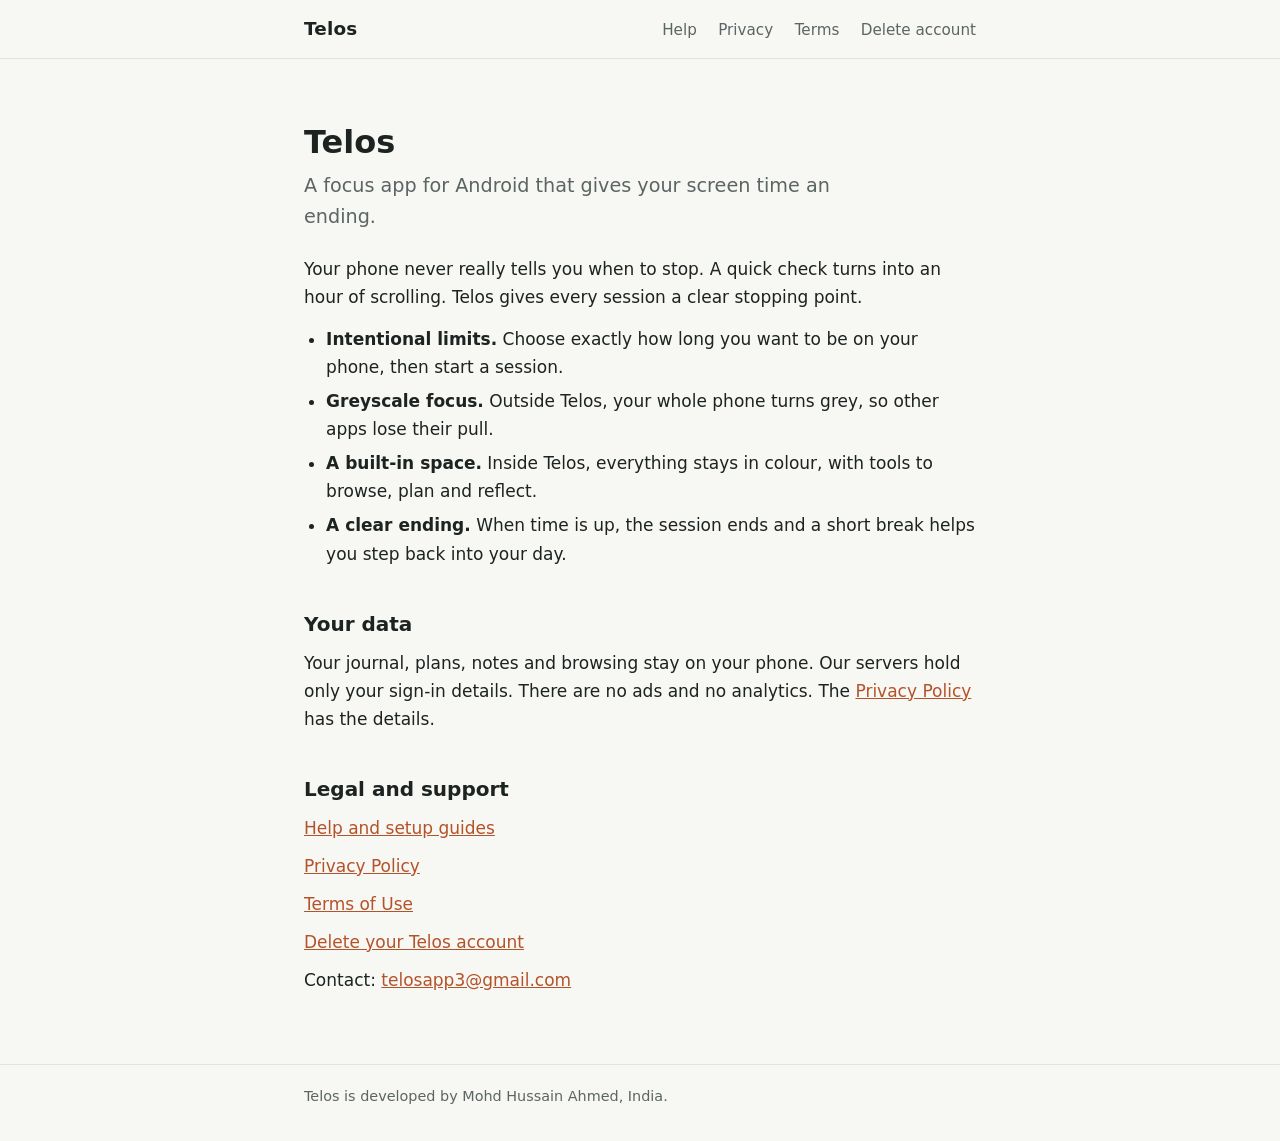
<file: index.html>
<!doctype html>
<html lang="en">
<head>
  <meta charset="utf-8">
  <meta name="viewport" content="width=device-width, initial-scale=1">
  <title>Telos — Screen time with an ending</title>
  <meta name="description" content="Telos is a focus app for Android that gives your screen time an ending.">
  <link rel="stylesheet" href="style.css">
</head>
<body>
  <header class="site">
    <div class="wrap">
      <a class="brand" href="./">Telos</a>
      <nav class="site">
        <a href="help/">Help</a>
        <a href="privacy.html">Privacy</a>
        <a href="terms.html">Terms</a>
        <a href="delete-account.html">Delete account</a>
      </nav>
    </div>
  </header>

  <main>
    <div class="wrap">
      <section class="hero">
        <h1>Telos</h1>
        <p class="lead">A focus app for Android that gives your screen time an ending.</p>
      </section>

      <p>Your phone never really tells you when to stop. A quick check turns into an hour of scrolling. Telos gives every session a clear stopping point.</p>
      <ul>
        <li><strong>Intentional limits.</strong> Choose exactly how long you want to be on your phone, then start a session.</li>
        <li><strong>Greyscale focus.</strong> Outside Telos, your whole phone turns grey, so other apps lose their pull.</li>
        <li><strong>A built-in space.</strong> Inside Telos, everything stays in colour, with tools to browse, plan and reflect.</li>
        <li><strong>A clear ending.</strong> When time is up, the session ends and a short break helps you step back into your day.</li>
      </ul>

      <h2>Your data</h2>
      <p>Your journal, plans, notes and browsing stay on your phone. Our servers hold only your sign-in details. There are no ads and no analytics. The <a href="privacy.html">Privacy Policy</a> has the details.</p>

      <h2>Legal and support</h2>
      <ul class="links">
        <li><a href="help/">Help and setup guides</a></li>
        <li><a href="privacy.html">Privacy Policy</a></li>
        <li><a href="terms.html">Terms of Use</a></li>
        <li><a href="delete-account.html">Delete your Telos account</a></li>
        <li>Contact: <a href="mailto:telosapp3@gmail.com">telosapp3@gmail.com</a></li>
      </ul>
    </div>
  </main>

  <footer class="site">
    <div class="wrap">Telos is developed by Mohd Hussain Ahmed, India.</div>
  </footer>
</body>
</html>
</file>
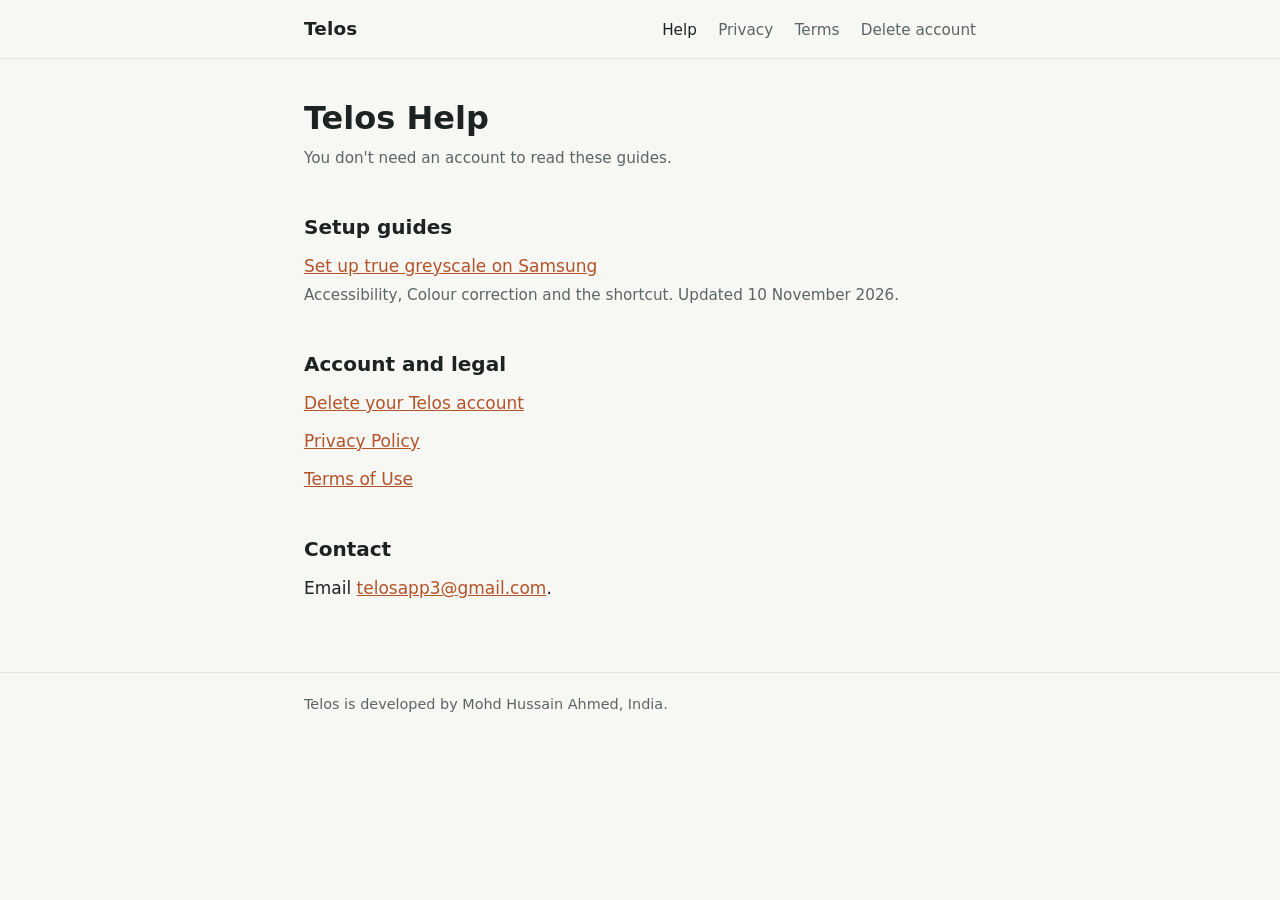
<file: help/index.html>
<!doctype html>
<html lang="en">
<head>
  <meta charset="utf-8">
  <meta name="viewport" content="width=device-width, initial-scale=1">
  <title>Help — Telos</title>
  <meta name="description" content="Help articles for the Telos Android app.">
  <link rel="stylesheet" href="../style.css">
</head>
<body>
  <header class="site">
    <div class="wrap">
      <a class="brand" href="../">Telos</a>
      <nav class="site">
        <a href="./" aria-current="page">Help</a>
        <a href="../privacy.html">Privacy</a>
        <a href="../terms.html">Terms</a>
        <a href="../delete-account.html">Delete account</a>
      </nav>
    </div>
  </header>

  <main>
    <div class="wrap">
      <h1>Telos Help</h1>
      <p class="meta">You don't need an account to read these guides.</p>

      <h2>Setup guides</h2>
      <ul class="links">
        <li><a href="samsung-grayscale.html">Set up true greyscale on Samsung</a><br><span class="meta-inline">Accessibility, Colour correction and the shortcut. Updated 10 November 2026.</span></li>
      </ul>

      <h2>Account and legal</h2>
      <ul class="links">
        <li><a href="../delete-account.html">Delete your Telos account</a></li>
        <li><a href="../privacy.html">Privacy Policy</a></li>
        <li><a href="../terms.html">Terms of Use</a></li>
      </ul>

      <h2>Contact</h2>
      <p>Email <a href="mailto:telosapp3@gmail.com">telosapp3@gmail.com</a>.</p>
    </div>
  </main>

  <footer class="site">
    <div class="wrap">Telos is developed by Mohd Hussain Ahmed, India.</div>
  </footer>
</body>
</html>
</file>
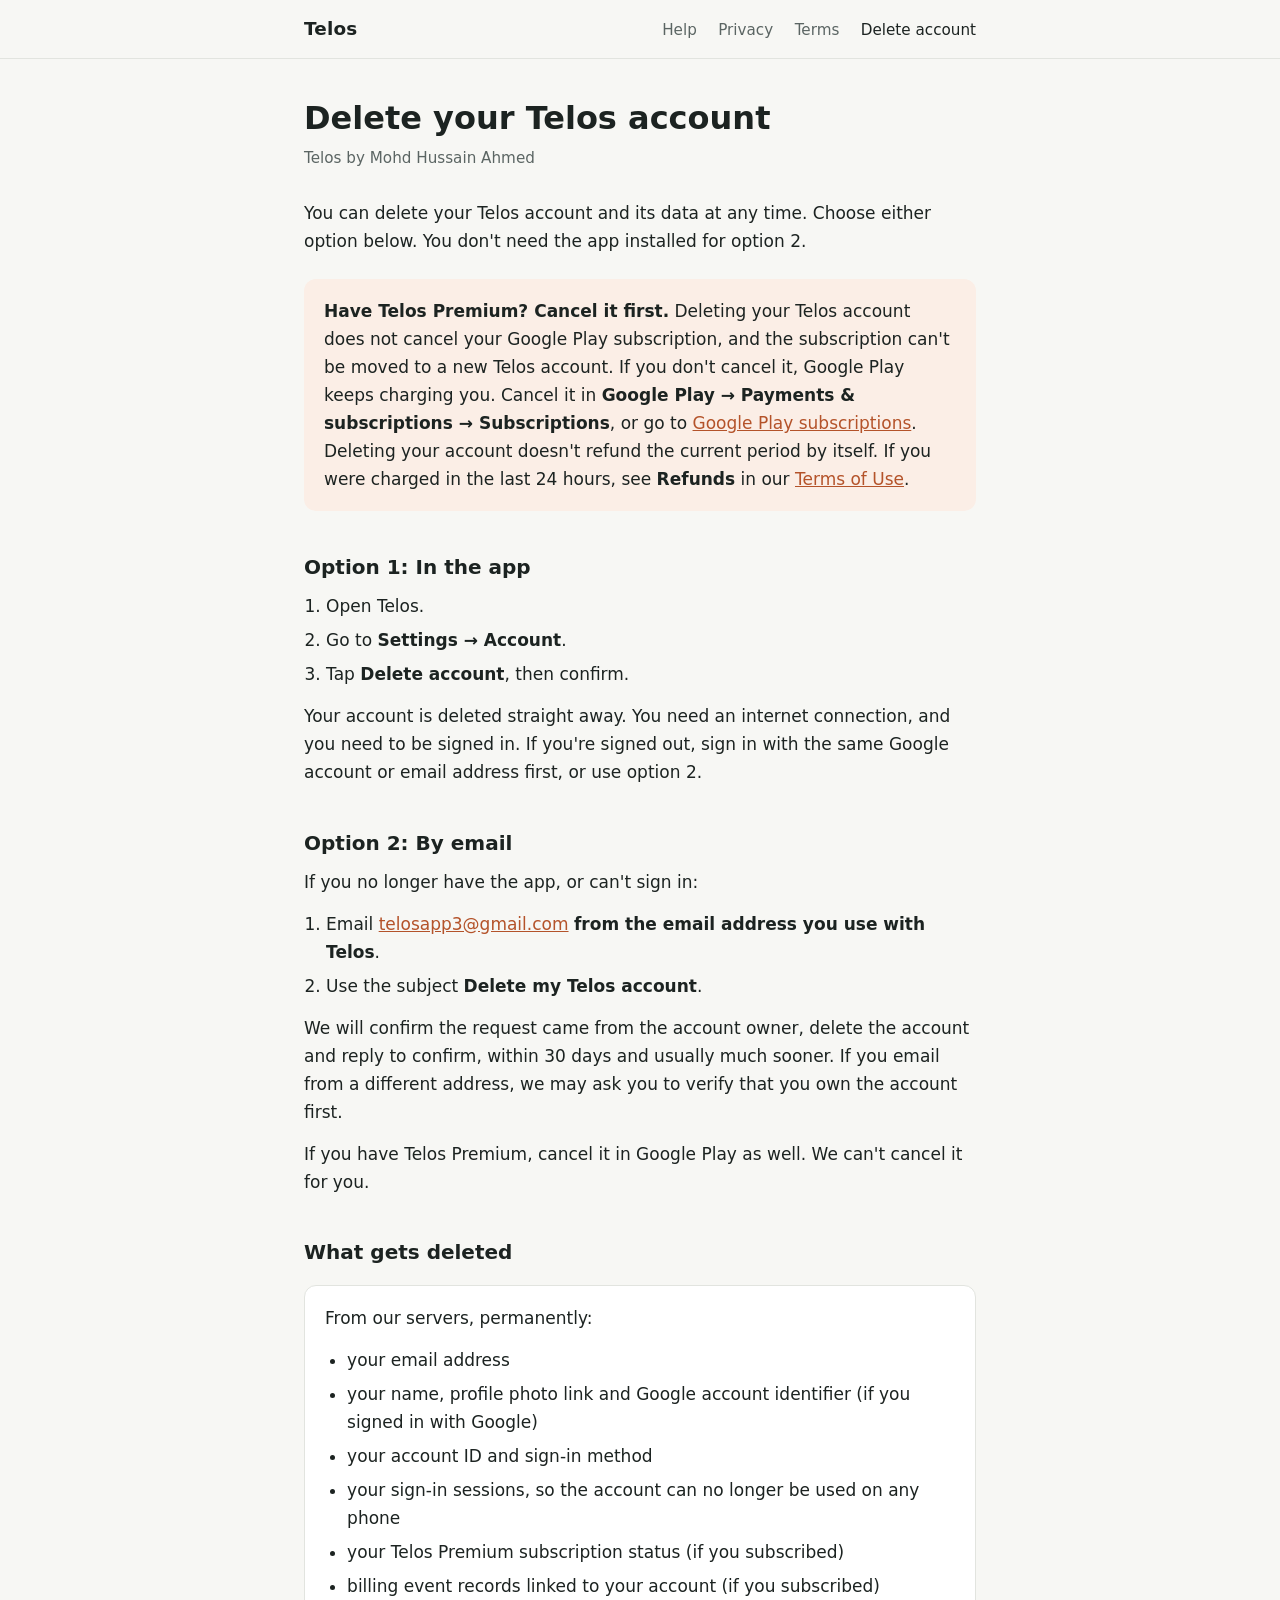
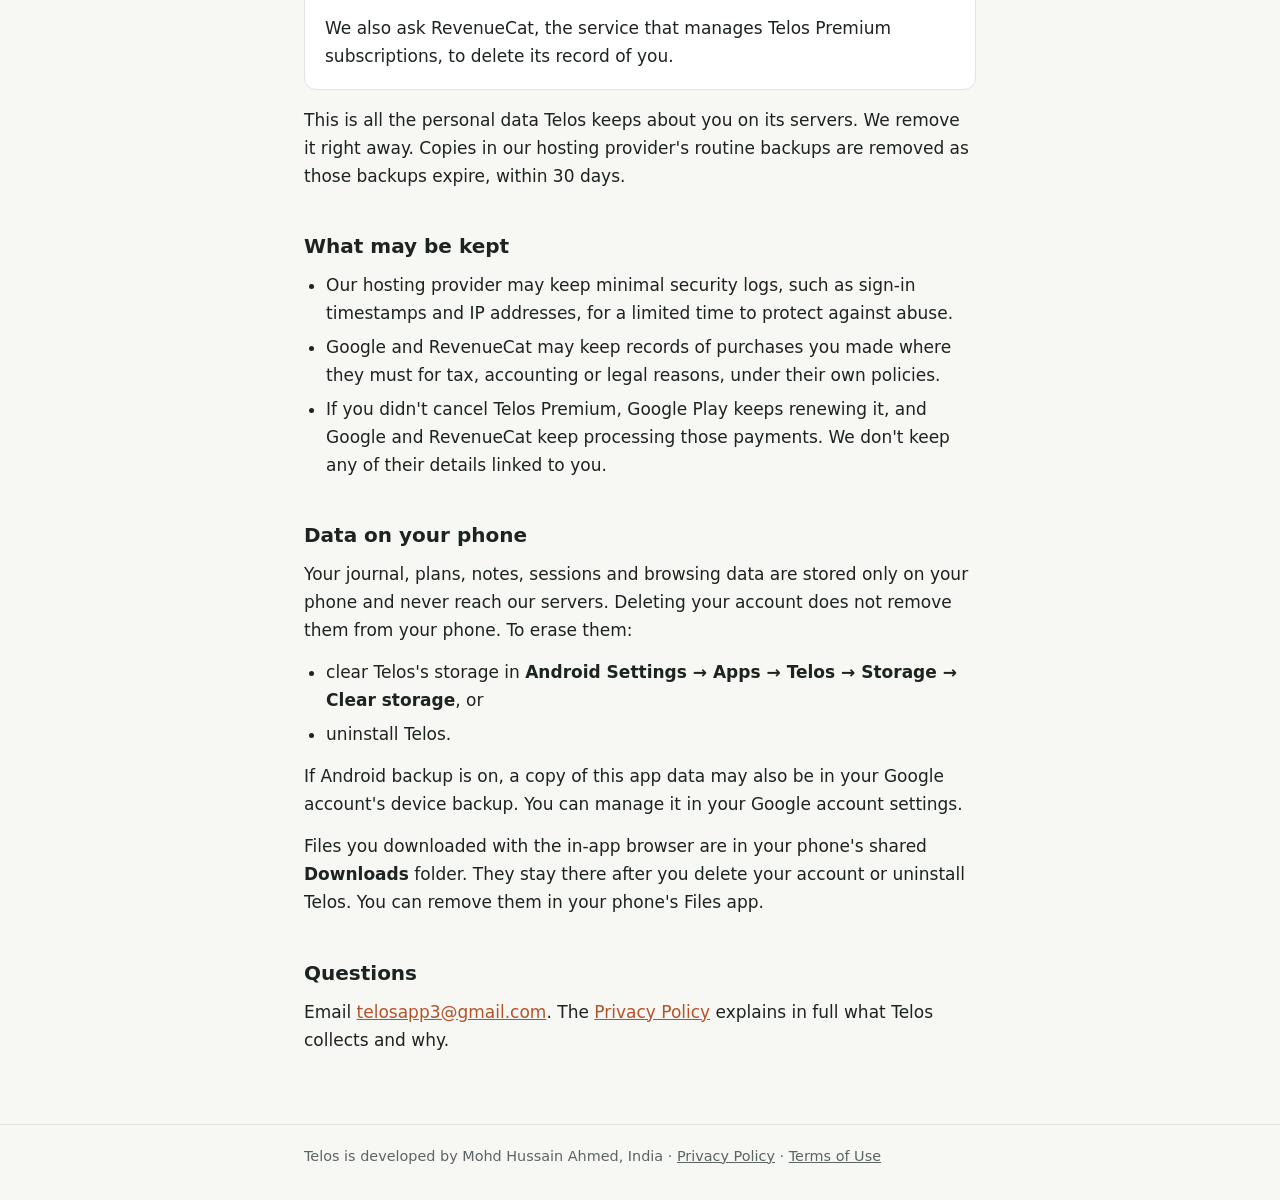
<file: delete-account.html>
<!doctype html>
<html lang="en">
<head>
  <meta charset="utf-8">
  <meta name="viewport" content="width=device-width, initial-scale=1">
  <title>Delete your account — Telos</title>
  <meta name="description" content="How to delete your Telos account and data, with or without the app.">
  <link rel="stylesheet" href="style.css">
</head>
<body>
  <header class="site">
    <div class="wrap">
      <a class="brand" href="./">Telos</a>
      <nav class="site">
        <a href="help/">Help</a>
        <a href="privacy.html">Privacy</a>
        <a href="terms.html">Terms</a>
        <a href="delete-account.html" aria-current="page">Delete account</a>
      </nav>
    </div>
  </header>

  <main>
    <div class="wrap">
      <h1>Delete your Telos account</h1>
      <p class="meta">Telos by Mohd Hussain Ahmed</p>

      <p>You can delete your Telos account and its data at any time. Choose either option below. You don't need the app installed for option 2.</p>

      <div class="callout">
        <p><strong>Have Telos Premium? Cancel it first.</strong> Deleting your Telos account does not cancel your Google Play subscription, and the subscription can't be moved to a new Telos account. If you don't cancel it, Google Play keeps charging you. Cancel it in <strong>Google Play → Payments &amp; subscriptions → Subscriptions</strong>, or go to <a href="https://play.google.com/store/account/subscriptions" rel="noopener">Google Play subscriptions</a>. Deleting your account doesn't refund the current period by itself. If you were charged in the last 24 hours, see <strong>Refunds</strong> in our <a href="terms.html">Terms of Use</a>.</p>
      </div>

      <h2>Option 1: In the app</h2>
      <ol>
        <li>Open Telos.</li>
        <li>Go to <strong>Settings → Account</strong>.</li>
        <li>Tap <strong>Delete account</strong>, then confirm.</li>
      </ol>
      <p>Your account is deleted straight away. You need an internet connection, and you need to be signed in. If you're signed out, sign in with the same Google account or email address first, or use option 2.</p>

      <h2>Option 2: By email</h2>
      <p>If you no longer have the app, or can't sign in:</p>
      <ol>
        <li>Email <a href="mailto:telosapp3@gmail.com?subject=Delete%20my%20Telos%20account">telosapp3@gmail.com</a> <strong>from the email address you use with Telos</strong>.</li>
        <li>Use the subject <strong>Delete my Telos account</strong>.</li>
      </ol>
      <p>We will confirm the request came from the account owner, delete the account and reply to confirm, within 30 days and usually much sooner. If you email from a different address, we may ask you to verify that you own the account first.</p>
      <p>If you have Telos Premium, cancel it in Google Play as well. We can't cancel it for you.</p>

      <h2>What gets deleted</h2>
      <div class="card">
        <p>From our servers, permanently:</p>
        <ul>
          <li>your email address</li>
          <li>your name, profile photo link and Google account identifier (if you signed in with Google)</li>
          <li>your account ID and sign-in method</li>
          <li>your sign-in sessions, so the account can no longer be used on any phone</li>
          <li>your Telos Premium subscription status (if you subscribed)</li>
          <li>billing event records linked to your account (if you subscribed)</li>
        </ul>
        <p>We also ask RevenueCat, the service that manages Telos Premium subscriptions, to delete its record of you.</p>
      </div>
      <p>This is all the personal data Telos keeps about you on its servers. We remove it right away. Copies in our hosting provider's routine backups are removed as those backups expire, within 30 days.</p>

      <h2>What may be kept</h2>
      <ul>
        <li>Our hosting provider may keep minimal security logs, such as sign-in timestamps and IP addresses, for a limited time to protect against abuse.</li>
        <li>Google and RevenueCat may keep records of purchases you made where they must for tax, accounting or legal reasons, under their own policies.</li>
        <li>If you didn't cancel Telos Premium, Google Play keeps renewing it, and Google and RevenueCat keep processing those payments. We don't keep any of their details linked to you.</li>
      </ul>

      <h2>Data on your phone</h2>
      <p>Your journal, plans, notes, sessions and browsing data are stored only on your phone and never reach our servers. Deleting your account does not remove them from your phone. To erase them:</p>
      <ul>
        <li>clear Telos's storage in <strong>Android Settings → Apps → Telos → Storage → Clear storage</strong>, or</li>
        <li>uninstall Telos.</li>
      </ul>
      <p>If Android backup is on, a copy of this app data may also be in your Google account's device backup. You can manage it in your Google account settings.</p>
      <p>Files you downloaded with the in-app browser are in your phone's shared <strong>Downloads</strong> folder. They stay there after you delete your account or uninstall Telos. You can remove them in your phone's Files app.</p>

      <h2>Questions</h2>
      <p>Email <a href="mailto:telosapp3@gmail.com">telosapp3@gmail.com</a>. The <a href="privacy.html">Privacy Policy</a> explains in full what Telos collects and why.</p>
    </div>
  </main>

  <footer class="site">
    <div class="wrap">Telos is developed by Mohd Hussain Ahmed, India · <a href="privacy.html">Privacy Policy</a> · <a href="terms.html">Terms of Use</a></div>
  </footer>
</body>
</html>
</file>
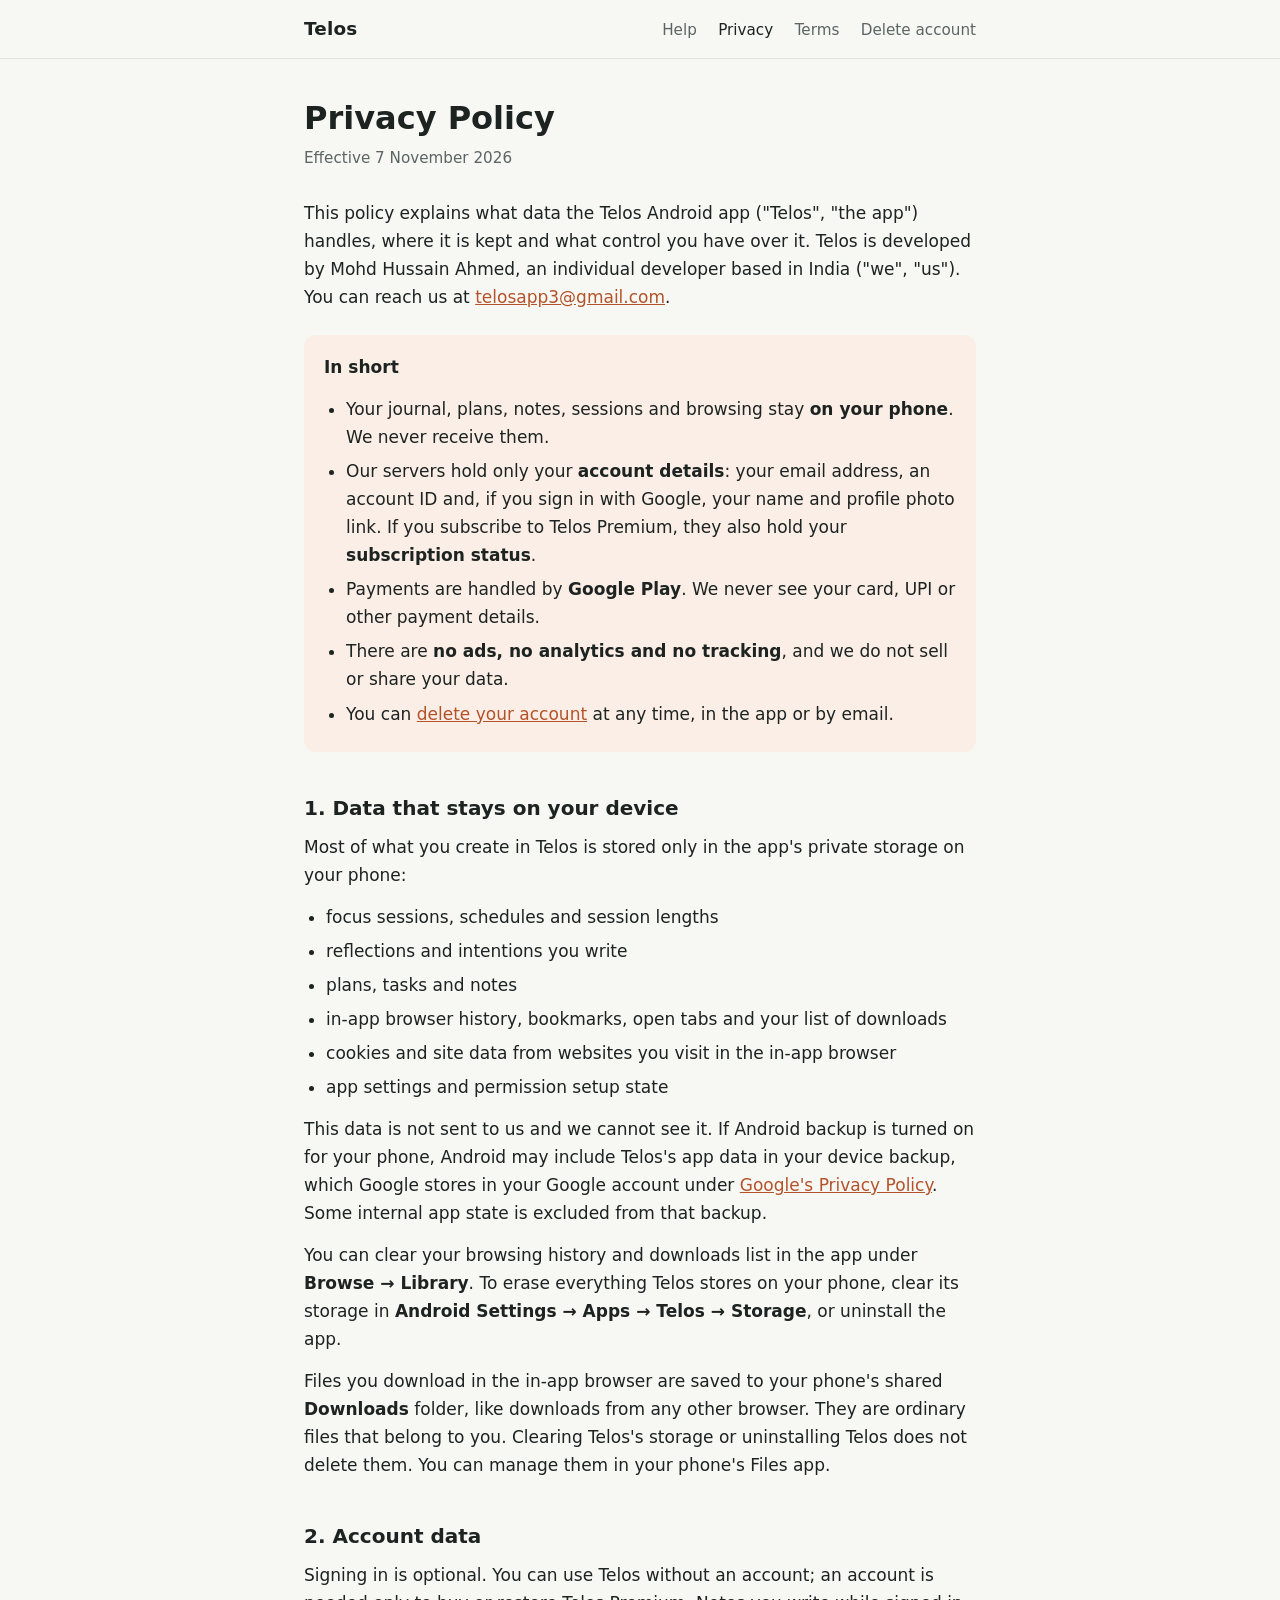
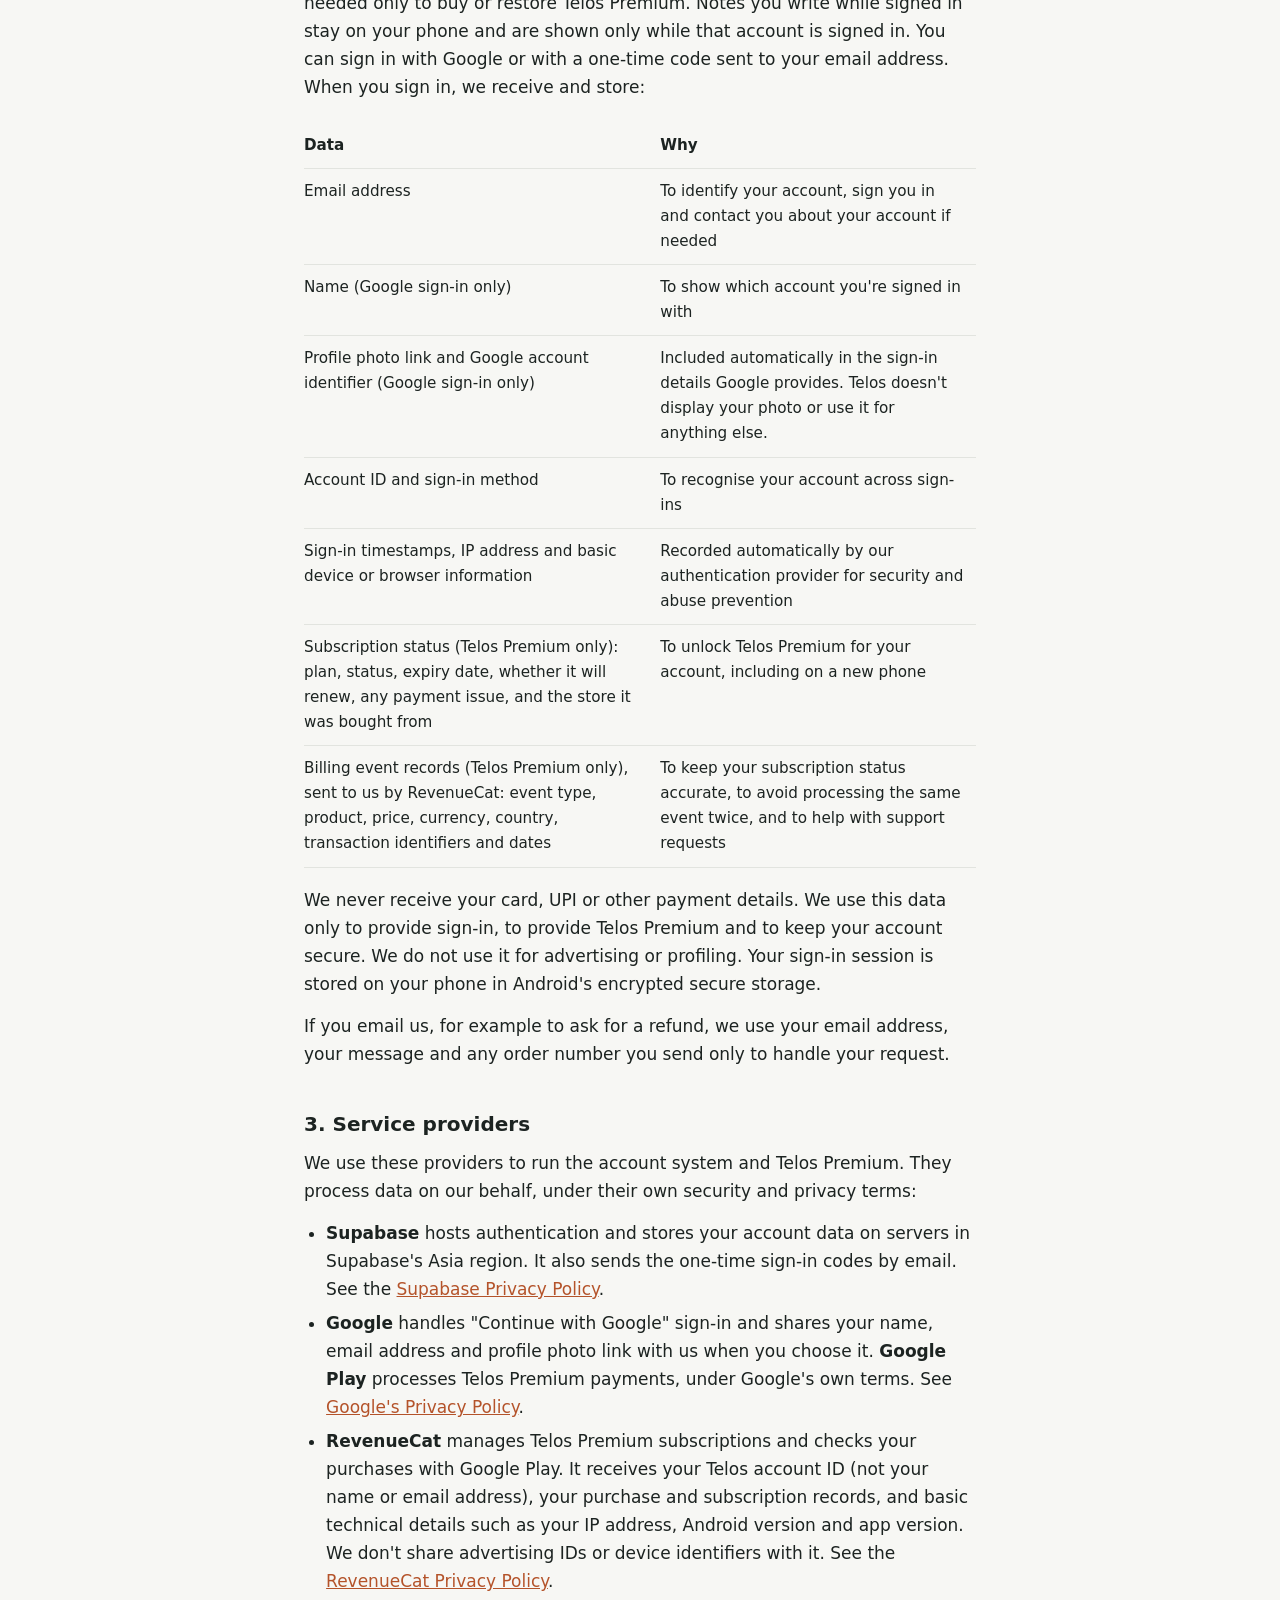
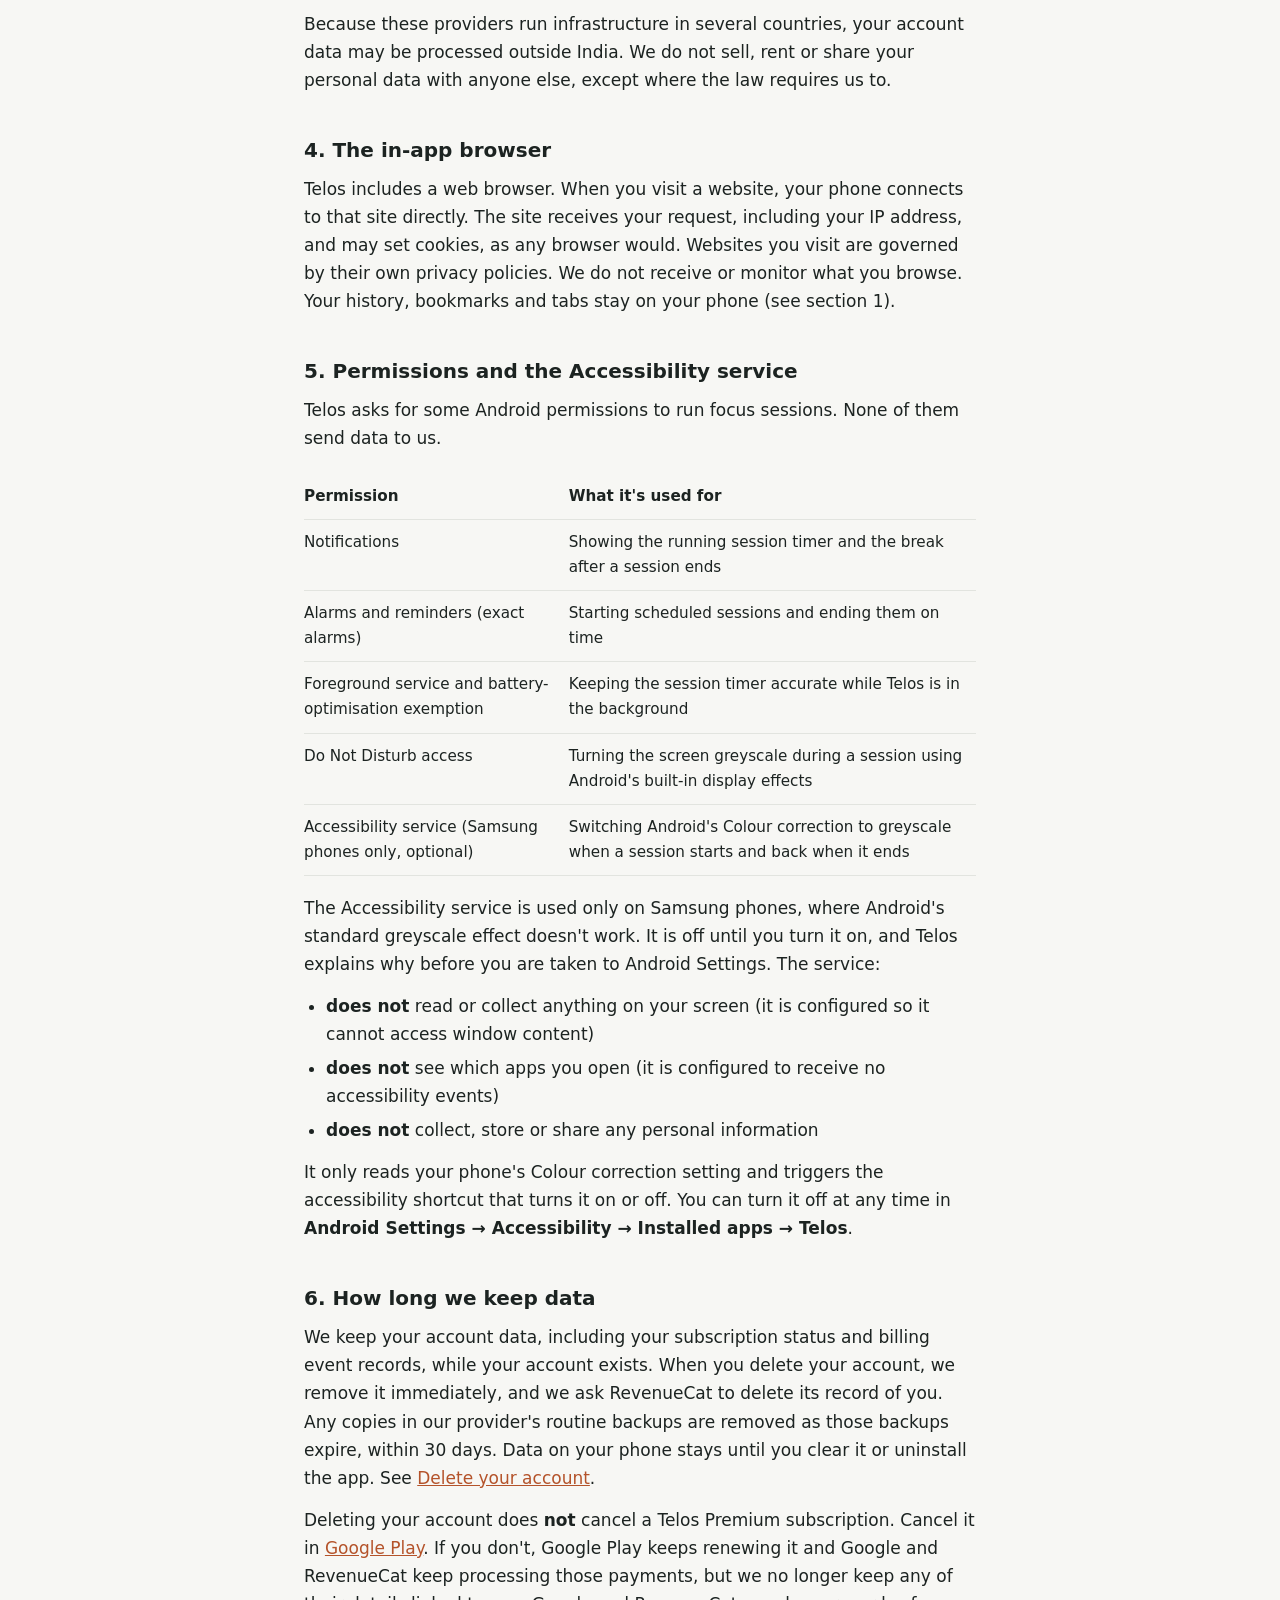
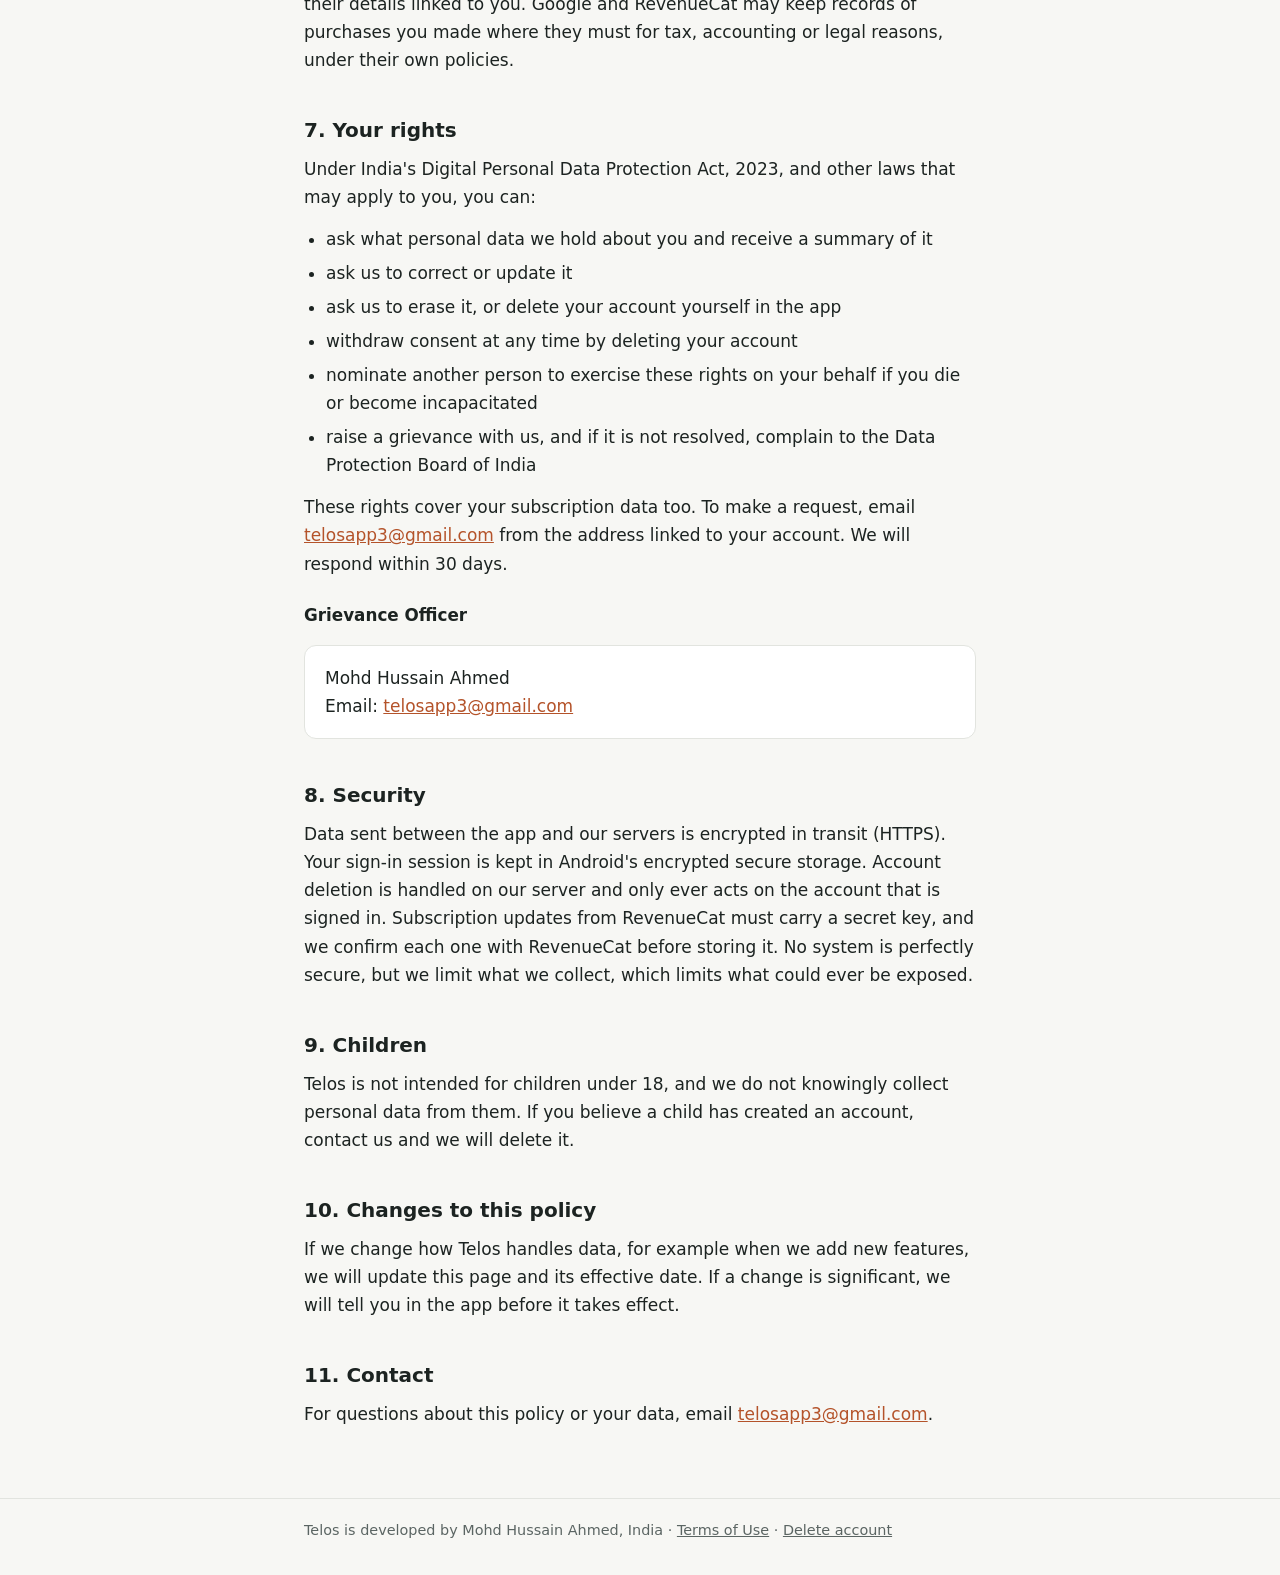
<file: privacy.html>
<!doctype html>
<html lang="en">
<head>
  <meta charset="utf-8">
  <meta name="viewport" content="width=device-width, initial-scale=1">
  <title>Privacy Policy — Telos</title>
  <meta name="description" content="How the Telos Android app handles your data.">
  <link rel="stylesheet" href="style.css">
</head>
<body>
  <header class="site">
    <div class="wrap">
      <a class="brand" href="./">Telos</a>
      <nav class="site">
        <a href="help/">Help</a>
        <a href="privacy.html" aria-current="page">Privacy</a>
        <a href="terms.html">Terms</a>
        <a href="delete-account.html">Delete account</a>
      </nav>
    </div>
  </header>

  <main>
    <div class="wrap">
      <h1>Privacy Policy</h1>
      <p class="meta">Effective 7 November 2026</p>

      <p>This policy explains what data the Telos Android app ("Telos", "the app") handles, where it is kept and what control you have over it. Telos is developed by Mohd Hussain Ahmed, an individual developer based in India ("we", "us"). You can reach us at <a href="mailto:telosapp3@gmail.com">telosapp3@gmail.com</a>.</p>

      <div class="callout">
        <p><strong>In short</strong></p>
        <ul>
          <li>Your journal, plans, notes, sessions and browsing stay <strong>on your phone</strong>. We never receive them.</li>
          <li>Our servers hold only your <strong>account details</strong>: your email address, an account ID and, if you sign in with Google, your name and profile photo link. If you subscribe to Telos Premium, they also hold your <strong>subscription status</strong>.</li>
          <li>Payments are handled by <strong>Google Play</strong>. We never see your card, UPI or other payment details.</li>
          <li>There are <strong>no ads, no analytics and no tracking</strong>, and we do not sell or share your data.</li>
          <li>You can <a href="delete-account.html">delete your account</a> at any time, in the app or by email.</li>
        </ul>
      </div>

      <h2>1. Data that stays on your device</h2>
      <p>Most of what you create in Telos is stored only in the app's private storage on your phone:</p>
      <ul>
        <li>focus sessions, schedules and session lengths</li>
        <li>reflections and intentions you write</li>
        <li>plans, tasks and notes</li>
        <li>in-app browser history, bookmarks, open tabs and your list of downloads</li>
        <li>cookies and site data from websites you visit in the in-app browser</li>
        <li>app settings and permission setup state</li>
      </ul>
      <p>This data is not sent to us and we cannot see it. If Android backup is turned on for your phone, Android may include Telos's app data in your device backup, which Google stores in your Google account under <a href="https://policies.google.com/privacy" rel="noopener">Google's Privacy Policy</a>. Some internal app state is excluded from that backup.</p>
      <p>You can clear your browsing history and downloads list in the app under <strong>Browse → Library</strong>. To erase everything Telos stores on your phone, clear its storage in <strong>Android Settings → Apps → Telos → Storage</strong>, or uninstall the app.</p>
      <p>Files you download in the in-app browser are saved to your phone's shared <strong>Downloads</strong> folder, like downloads from any other browser. They are ordinary files that belong to you. Clearing Telos's storage or uninstalling Telos does not delete them. You can manage them in your phone's Files app.</p>

      <h2>2. Account data</h2>
      <p>Signing in is optional. You can use Telos without an account; an account is needed only to buy or restore Telos Premium. Notes you write while signed in stay on your phone and are shown only while that account is signed in. You can sign in with Google or with a one-time code sent to your email address. When you sign in, we receive and store:</p>
      <div class="table-scroll">
        <table>
          <thead>
            <tr><th>Data</th><th>Why</th></tr>
          </thead>
          <tbody>
            <tr><td>Email address</td><td>To identify your account, sign you in and contact you about your account if needed</td></tr>
            <tr><td>Name (Google sign-in only)</td><td>To show which account you're signed in with</td></tr>
            <tr><td>Profile photo link and Google account identifier (Google sign-in only)</td><td>Included automatically in the sign-in details Google provides. Telos doesn't display your photo or use it for anything else.</td></tr>
            <tr><td>Account ID and sign-in method</td><td>To recognise your account across sign-ins</td></tr>
            <tr><td>Sign-in timestamps, IP address and basic device or browser information</td><td>Recorded automatically by our authentication provider for security and abuse prevention</td></tr>
            <tr><td>Subscription status (Telos Premium only): plan, status, expiry date, whether it will renew, any payment issue, and the store it was bought from</td><td>To unlock Telos Premium for your account, including on a new phone</td></tr>
            <tr><td>Billing event records (Telos Premium only), sent to us by RevenueCat: event type, product, price, currency, country, transaction identifiers and dates</td><td>To keep your subscription status accurate, to avoid processing the same event twice, and to help with support requests</td></tr>
          </tbody>
        </table>
      </div>
      <p>We never receive your card, UPI or other payment details. We use this data only to provide sign-in, to provide Telos Premium and to keep your account secure. We do not use it for advertising or profiling. Your sign-in session is stored on your phone in Android's encrypted secure storage.</p>

      <p>If you email us, for example to ask for a refund, we use your email address, your message and any order number you send only to handle your request.</p>

      <h2>3. Service providers</h2>
      <p>We use these providers to run the account system and Telos Premium. They process data on our behalf, under their own security and privacy terms:</p>
      <ul>
        <li><strong>Supabase</strong> hosts authentication and stores your account data on servers in Supabase's Asia region. It also sends the one-time sign-in codes by email. See the <a href="https://supabase.com/privacy" rel="noopener">Supabase Privacy Policy</a>.</li>
        <li><strong>Google</strong> handles "Continue with Google" sign-in and shares your name, email address and profile photo link with us when you choose it. <strong>Google Play</strong> processes Telos Premium payments, under Google's own terms. See <a href="https://policies.google.com/privacy" rel="noopener">Google's Privacy Policy</a>.</li>
        <li><strong>RevenueCat</strong> manages Telos Premium subscriptions and checks your purchases with Google Play. It receives your Telos account ID (not your name or email address), your purchase and subscription records, and basic technical details such as your IP address, Android version and app version. We don't share advertising IDs or device identifiers with it. See the <a href="https://www.revenuecat.com/privacy" rel="noopener">RevenueCat Privacy Policy</a>.</li>
      </ul>
      <p>Because these providers run infrastructure in several countries, your account data may be processed outside India. We do not sell, rent or share your personal data with anyone else, except where the law requires us to.</p>

      <h2>4. The in-app browser</h2>
      <p>Telos includes a web browser. When you visit a website, your phone connects to that site directly. The site receives your request, including your IP address, and may set cookies, as any browser would. Websites you visit are governed by their own privacy policies. We do not receive or monitor what you browse. Your history, bookmarks and tabs stay on your phone (see section 1).</p>

      <h2>5. Permissions and the Accessibility service</h2>
      <p>Telos asks for some Android permissions to run focus sessions. None of them send data to us.</p>
      <div class="table-scroll">
        <table>
          <thead>
            <tr><th>Permission</th><th>What it's used for</th></tr>
          </thead>
          <tbody>
            <tr><td>Notifications</td><td>Showing the running session timer and the break after a session ends</td></tr>
            <tr><td>Alarms and reminders (exact alarms)</td><td>Starting scheduled sessions and ending them on time</td></tr>
            <tr><td>Foreground service and battery-optimisation exemption</td><td>Keeping the session timer accurate while Telos is in the background</td></tr>
            <tr><td>Do Not Disturb access</td><td>Turning the screen greyscale during a session using Android's built-in display effects</td></tr>
            <tr><td>Accessibility service (Samsung phones only, optional)</td><td>Switching Android's Colour correction to greyscale when a session starts and back when it ends</td></tr>
          </tbody>
        </table>
      </div>
      <p>The Accessibility service is used only on Samsung phones, where Android's standard greyscale effect doesn't work. It is off until you turn it on, and Telos explains why before you are taken to Android Settings. The service:</p>
      <ul>
        <li><strong>does not</strong> read or collect anything on your screen (it is configured so it cannot access window content)</li>
        <li><strong>does not</strong> see which apps you open (it is configured to receive no accessibility events)</li>
        <li><strong>does not</strong> collect, store or share any personal information</li>
      </ul>
      <p>It only reads your phone's Colour correction setting and triggers the accessibility shortcut that turns it on or off. You can turn it off at any time in <strong>Android Settings → Accessibility → Installed apps → Telos</strong>.</p>

      <h2>6. How long we keep data</h2>
      <p>We keep your account data, including your subscription status and billing event records, while your account exists. When you delete your account, we remove it immediately, and we ask RevenueCat to delete its record of you. Any copies in our provider's routine backups are removed as those backups expire, within 30 days. Data on your phone stays until you clear it or uninstall the app. See <a href="delete-account.html">Delete your account</a>.</p>
      <p>Deleting your account does <strong>not</strong> cancel a Telos Premium subscription. Cancel it in <a href="https://play.google.com/store/account/subscriptions" rel="noopener">Google Play</a>. If you don't, Google Play keeps renewing it and Google and RevenueCat keep processing those payments, but we no longer keep any of their details linked to you. Google and RevenueCat may keep records of purchases you made where they must for tax, accounting or legal reasons, under their own policies.</p>

      <h2>7. Your rights</h2>
      <p>Under India's Digital Personal Data Protection Act, 2023, and other laws that may apply to you, you can:</p>
      <ul>
        <li>ask what personal data we hold about you and receive a summary of it</li>
        <li>ask us to correct or update it</li>
        <li>ask us to erase it, or delete your account yourself in the app</li>
        <li>withdraw consent at any time by deleting your account</li>
        <li>nominate another person to exercise these rights on your behalf if you die or become incapacitated</li>
        <li>raise a grievance with us, and if it is not resolved, complain to the Data Protection Board of India</li>
      </ul>
      <p>These rights cover your subscription data too. To make a request, email <a href="mailto:telosapp3@gmail.com">telosapp3@gmail.com</a> from the address linked to your account. We will respond within 30 days.</p>

      <h3>Grievance Officer</h3>
      <div class="card">
        <p>Mohd Hussain Ahmed<br>
        Email: <a href="mailto:telosapp3@gmail.com">telosapp3@gmail.com</a></p>
      </div>

      <h2>8. Security</h2>
      <p>Data sent between the app and our servers is encrypted in transit (HTTPS). Your sign-in session is kept in Android's encrypted secure storage. Account deletion is handled on our server and only ever acts on the account that is signed in. Subscription updates from RevenueCat must carry a secret key, and we confirm each one with RevenueCat before storing it. No system is perfectly secure, but we limit what we collect, which limits what could ever be exposed.</p>

      <h2>9. Children</h2>
      <p>Telos is not intended for children under 18, and we do not knowingly collect personal data from them. If you believe a child has created an account, contact us and we will delete it.</p>

      <h2>10. Changes to this policy</h2>
      <p>If we change how Telos handles data, for example when we add new features, we will update this page and its effective date. If a change is significant, we will tell you in the app before it takes effect.</p>

      <h2>11. Contact</h2>
      <p>For questions about this policy or your data, email <a href="mailto:telosapp3@gmail.com">telosapp3@gmail.com</a>.</p>
    </div>
  </main>

  <footer class="site">
    <div class="wrap">Telos is developed by Mohd Hussain Ahmed, India · <a href="terms.html">Terms of Use</a> · <a href="delete-account.html">Delete account</a></div>
  </footer>
</body>
</html>
</file>
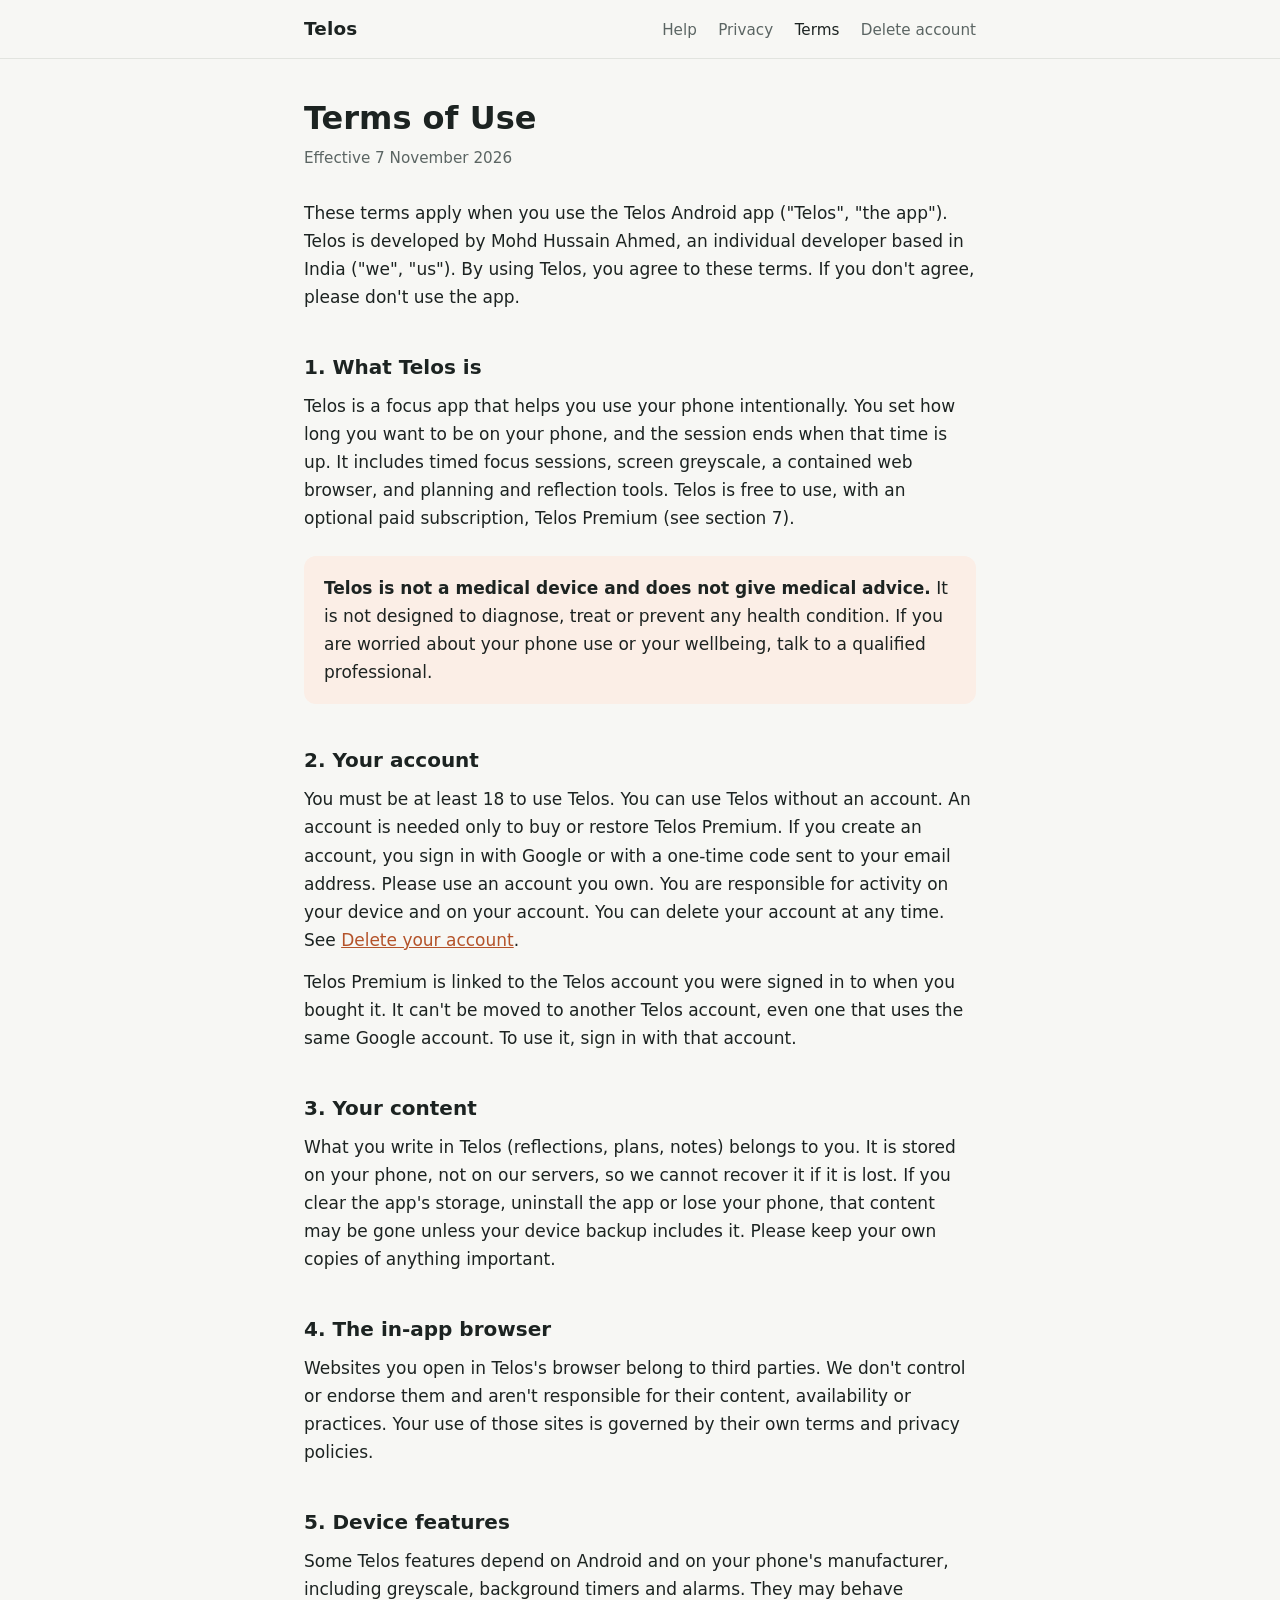
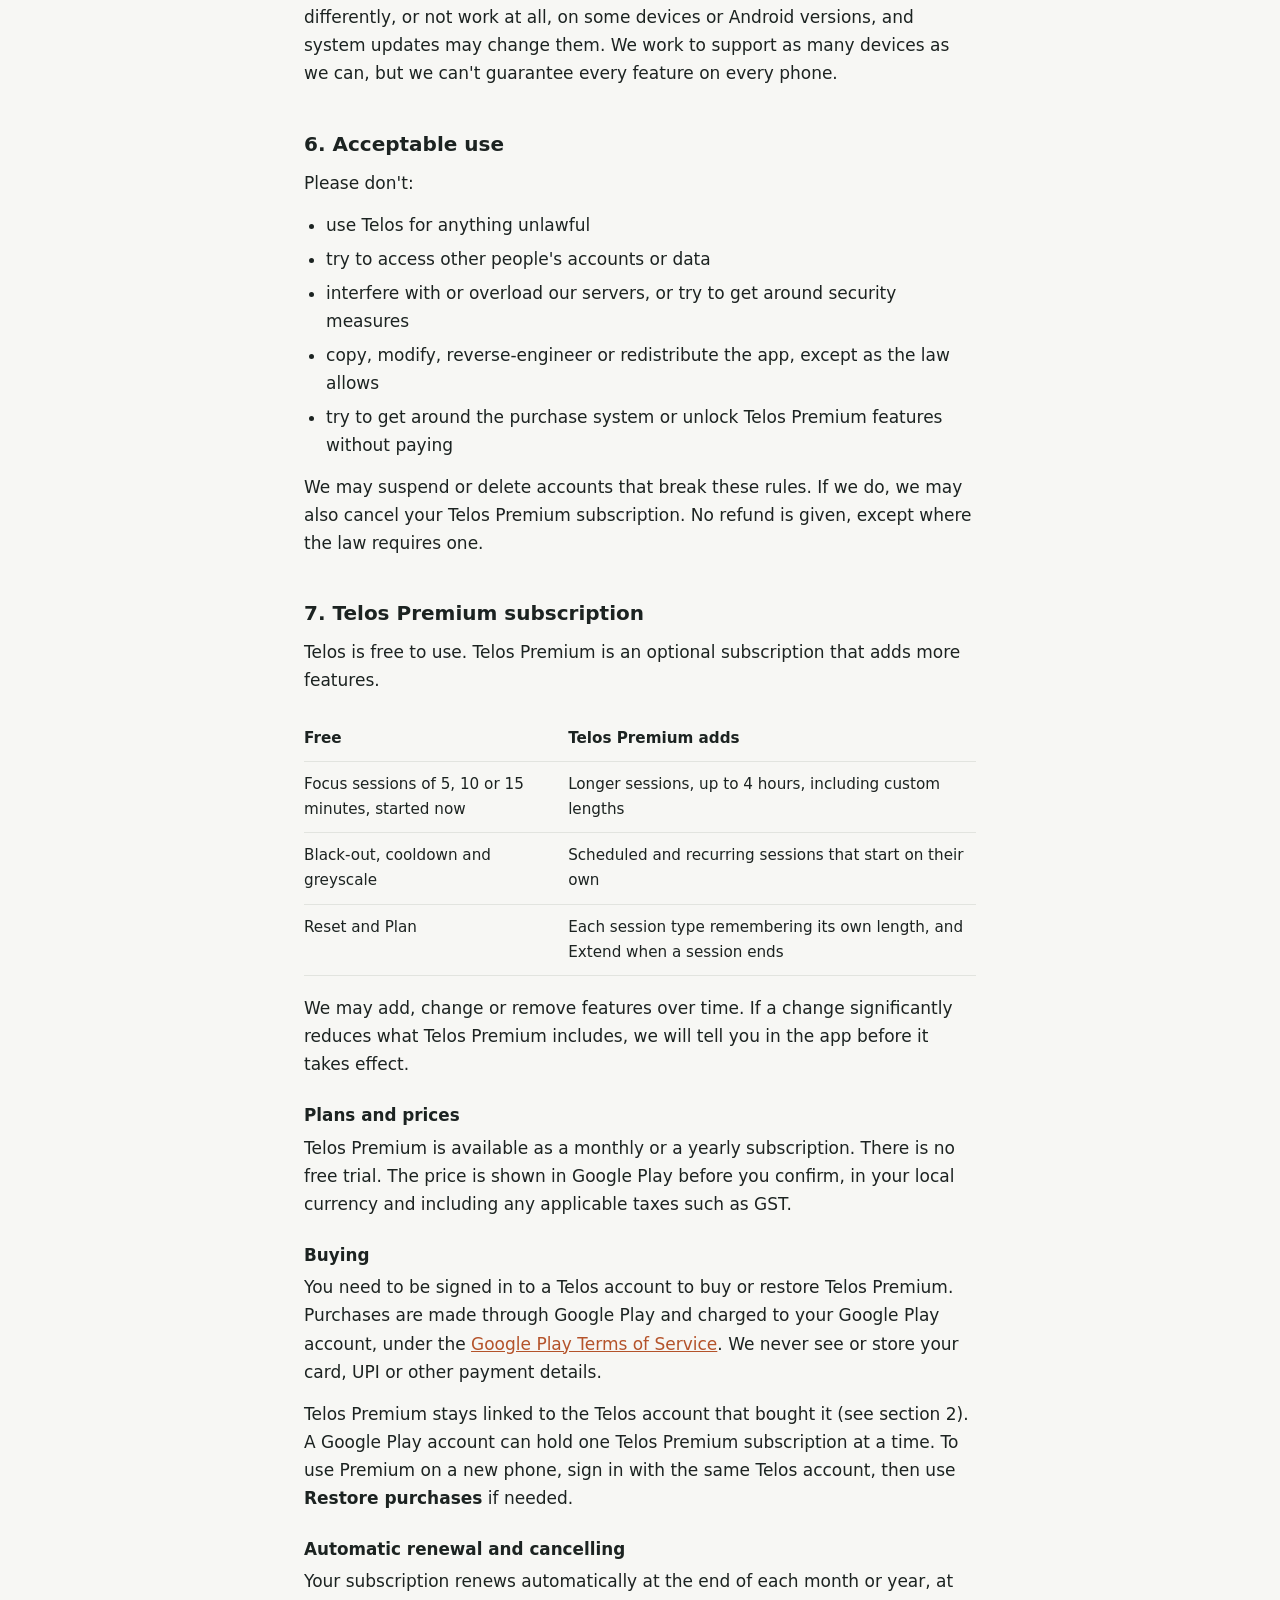
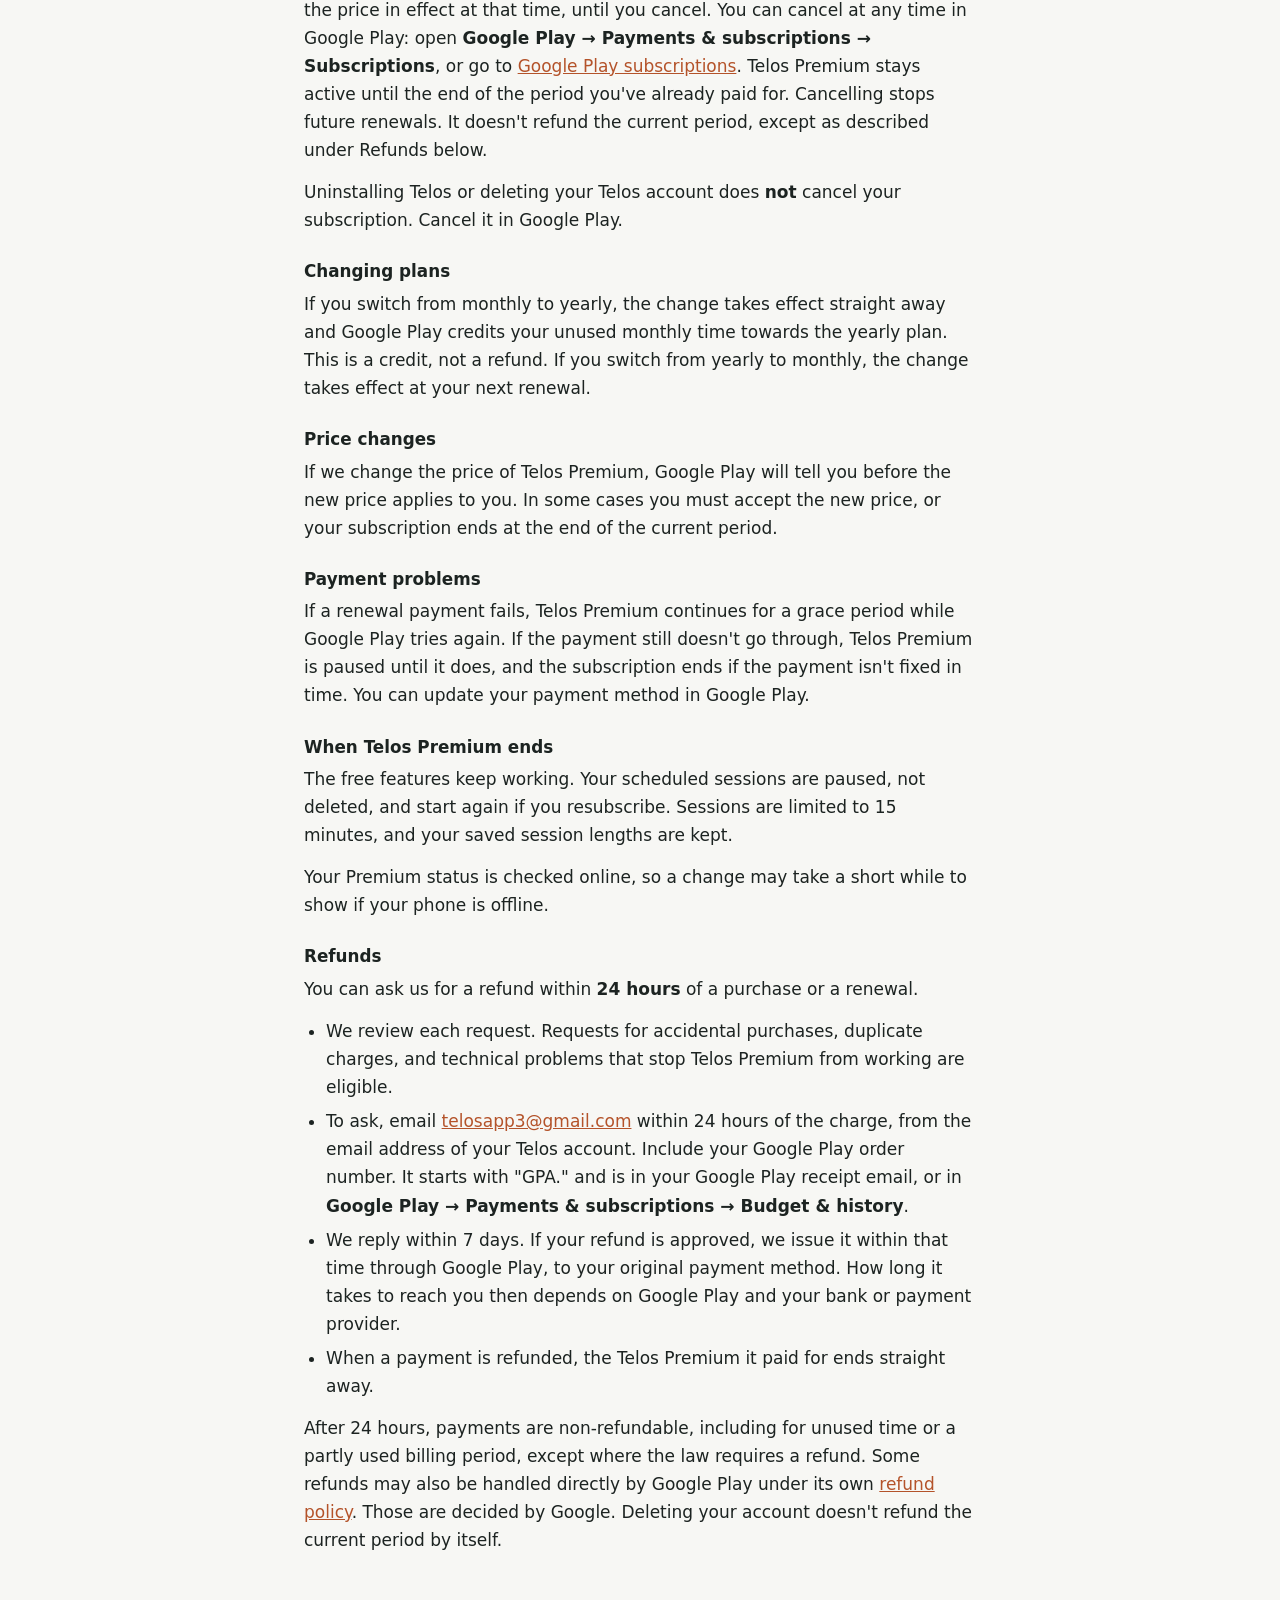
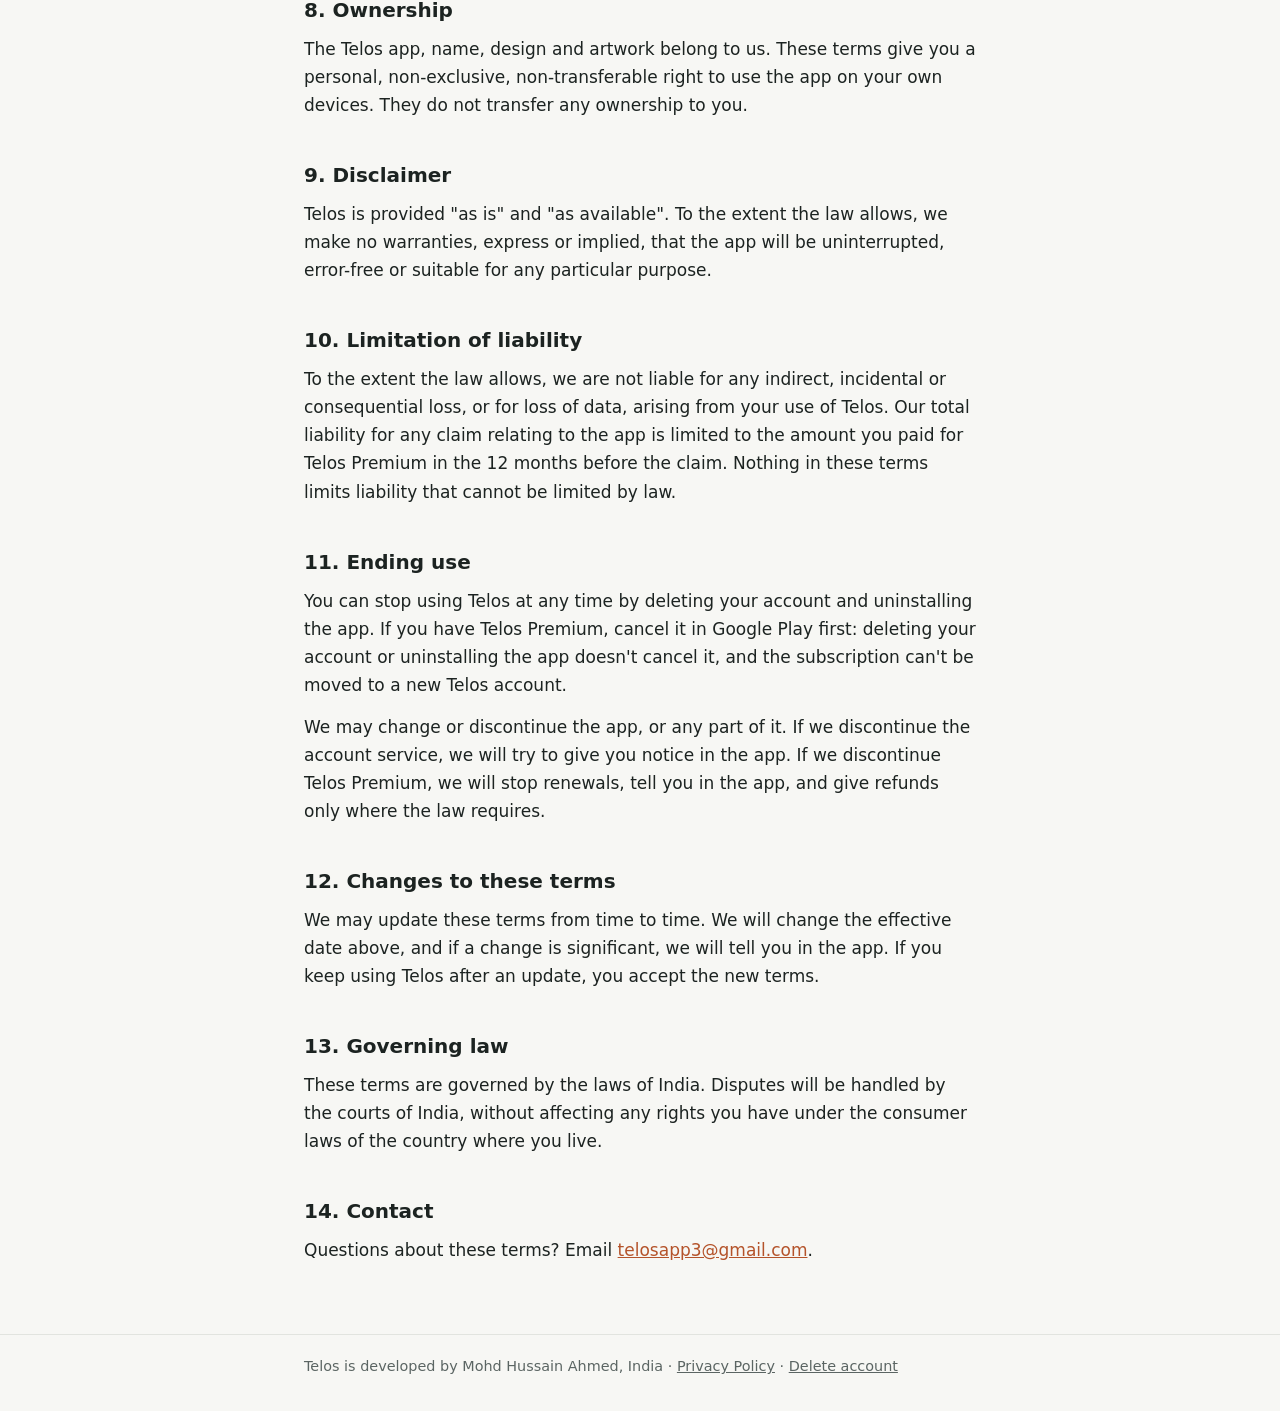
<file: terms.html>
<!doctype html>
<html lang="en">
<head>
  <meta charset="utf-8">
  <meta name="viewport" content="width=device-width, initial-scale=1">
  <title>Terms of Use — Telos</title>
  <meta name="description" content="The terms for using the Telos Android app.">
  <link rel="stylesheet" href="style.css">
</head>
<body>
  <header class="site">
    <div class="wrap">
      <a class="brand" href="./">Telos</a>
      <nav class="site">
        <a href="help/">Help</a>
        <a href="privacy.html">Privacy</a>
        <a href="terms.html" aria-current="page">Terms</a>
        <a href="delete-account.html">Delete account</a>
      </nav>
    </div>
  </header>

  <main>
    <div class="wrap">
      <h1>Terms of Use</h1>
      <p class="meta">Effective 7 November 2026</p>

      <p>These terms apply when you use the Telos Android app ("Telos", "the app"). Telos is developed by Mohd Hussain Ahmed, an individual developer based in India ("we", "us"). By using Telos, you agree to these terms. If you don't agree, please don't use the app.</p>

      <h2>1. What Telos is</h2>
      <p>Telos is a focus app that helps you use your phone intentionally. You set how long you want to be on your phone, and the session ends when that time is up. It includes timed focus sessions, screen greyscale, a contained web browser, and planning and reflection tools. Telos is free to use, with an optional paid subscription, Telos Premium (see section 7).</p>
      <div class="callout">
        <p><strong>Telos is not a medical device and does not give medical advice.</strong> It is not designed to diagnose, treat or prevent any health condition. If you are worried about your phone use or your wellbeing, talk to a qualified professional.</p>
      </div>

      <h2>2. Your account</h2>
      <p>You must be at least 18 to use Telos. You can use Telos without an account. An account is needed only to buy or restore Telos Premium. If you create an account, you sign in with Google or with a one-time code sent to your email address. Please use an account you own. You are responsible for activity on your device and on your account. You can delete your account at any time. See <a href="delete-account.html">Delete your account</a>.</p>
      <p>Telos Premium is linked to the Telos account you were signed in to when you bought it. It can't be moved to another Telos account, even one that uses the same Google account. To use it, sign in with that account.</p>

      <h2>3. Your content</h2>
      <p>What you write in Telos (reflections, plans, notes) belongs to you. It is stored on your phone, not on our servers, so we cannot recover it if it is lost. If you clear the app's storage, uninstall the app or lose your phone, that content may be gone unless your device backup includes it. Please keep your own copies of anything important.</p>

      <h2>4. The in-app browser</h2>
      <p>Websites you open in Telos's browser belong to third parties. We don't control or endorse them and aren't responsible for their content, availability or practices. Your use of those sites is governed by their own terms and privacy policies.</p>

      <h2>5. Device features</h2>
      <p>Some Telos features depend on Android and on your phone's manufacturer, including greyscale, background timers and alarms. They may behave differently, or not work at all, on some devices or Android versions, and system updates may change them. We work to support as many devices as we can, but we can't guarantee every feature on every phone.</p>

      <h2>6. Acceptable use</h2>
      <p>Please don't:</p>
      <ul>
        <li>use Telos for anything unlawful</li>
        <li>try to access other people's accounts or data</li>
        <li>interfere with or overload our servers, or try to get around security measures</li>
        <li>copy, modify, reverse-engineer or redistribute the app, except as the law allows</li>
        <li>try to get around the purchase system or unlock Telos Premium features without paying</li>
      </ul>
      <p>We may suspend or delete accounts that break these rules. If we do, we may also cancel your Telos Premium subscription. No refund is given, except where the law requires one.</p>

      <h2>7. Telos Premium subscription</h2>
      <p>Telos is free to use. Telos Premium is an optional subscription that adds more features.</p>
      <div class="table-scroll">
        <table>
          <thead>
            <tr><th>Free</th><th>Telos Premium adds</th></tr>
          </thead>
          <tbody>
            <tr><td>Focus sessions of 5, 10 or 15 minutes, started now</td><td>Longer sessions, up to 4 hours, including custom lengths</td></tr>
            <tr><td>Black-out, cooldown and greyscale</td><td>Scheduled and recurring sessions that start on their own</td></tr>
            <tr><td>Reset and Plan</td><td>Each session type remembering its own length, and Extend when a session ends</td></tr>
          </tbody>
        </table>
      </div>
      <p>We may add, change or remove features over time. If a change significantly reduces what Telos Premium includes, we will tell you in the app before it takes effect.</p>

      <h3>Plans and prices</h3>
      <p>Telos Premium is available as a monthly or a yearly subscription. There is no free trial. The price is shown in Google Play before you confirm, in your local currency and including any applicable taxes such as GST.</p>

      <h3>Buying</h3>
      <p>You need to be signed in to a Telos account to buy or restore Telos Premium. Purchases are made through Google Play and charged to your Google Play account, under the <a href="https://play.google.com/about/play-terms/" rel="noopener">Google Play Terms of Service</a>. We never see or store your card, UPI or other payment details.</p>
      <p>Telos Premium stays linked to the Telos account that bought it (see section 2). A Google Play account can hold one Telos Premium subscription at a time. To use Premium on a new phone, sign in with the same Telos account, then use <strong>Restore purchases</strong> if needed.</p>

      <h3>Automatic renewal and cancelling</h3>
      <p>Your subscription renews automatically at the end of each month or year, at the price in effect at that time, until you cancel. You can cancel at any time in Google Play: open <strong>Google Play → Payments &amp; subscriptions → Subscriptions</strong>, or go to <a href="https://play.google.com/store/account/subscriptions" rel="noopener">Google Play subscriptions</a>. Telos Premium stays active until the end of the period you've already paid for. Cancelling stops future renewals. It doesn't refund the current period, except as described under Refunds below.</p>
      <p>Uninstalling Telos or deleting your Telos account does <strong>not</strong> cancel your subscription. Cancel it in Google Play.</p>

      <h3>Changing plans</h3>
      <p>If you switch from monthly to yearly, the change takes effect straight away and Google Play credits your unused monthly time towards the yearly plan. This is a credit, not a refund. If you switch from yearly to monthly, the change takes effect at your next renewal.</p>

      <h3>Price changes</h3>
      <p>If we change the price of Telos Premium, Google Play will tell you before the new price applies to you. In some cases you must accept the new price, or your subscription ends at the end of the current period.</p>

      <h3>Payment problems</h3>
      <p>If a renewal payment fails, Telos Premium continues for a grace period while Google Play tries again. If the payment still doesn't go through, Telos Premium is paused until it does, and the subscription ends if the payment isn't fixed in time. You can update your payment method in Google Play.</p>

      <h3>When Telos Premium ends</h3>
      <p>The free features keep working. Your scheduled sessions are paused, not deleted, and start again if you resubscribe. Sessions are limited to 15 minutes, and your saved session lengths are kept.</p>
      <p>Your Premium status is checked online, so a change may take a short while to show if your phone is offline.</p>

      <h3>Refunds</h3>
      <p>You can ask us for a refund within <strong>24 hours</strong> of a purchase or a renewal.</p>
      <ul>
        <li>We review each request. Requests for accidental purchases, duplicate charges, and technical problems that stop Telos Premium from working are eligible.</li>
        <li>To ask, email <a href="mailto:telosapp3@gmail.com?subject=Telos%20Premium%20refund">telosapp3@gmail.com</a> within 24 hours of the charge, from the email address of your Telos account. Include your Google Play order number. It starts with "GPA." and is in your Google Play receipt email, or in <strong>Google Play → Payments &amp; subscriptions → Budget &amp; history</strong>.</li>
        <li>We reply within 7 days. If your refund is approved, we issue it within that time through Google Play, to your original payment method. How long it takes to reach you then depends on Google Play and your bank or payment provider.</li>
        <li>When a payment is refunded, the Telos Premium it paid for ends straight away.</li>
      </ul>
      <p>After 24 hours, payments are non-refundable, including for unused time or a partly used billing period, except where the law requires a refund. Some refunds may also be handled directly by Google Play under its own <a href="https://support.google.com/googleplay/answer/2479637" rel="noopener">refund policy</a>. Those are decided by Google. Deleting your account doesn't refund the current period by itself.</p>

      <h2>8. Ownership</h2>
      <p>The Telos app, name, design and artwork belong to us. These terms give you a personal, non-exclusive, non-transferable right to use the app on your own devices. They do not transfer any ownership to you.</p>

      <h2>9. Disclaimer</h2>
      <p>Telos is provided "as is" and "as available". To the extent the law allows, we make no warranties, express or implied, that the app will be uninterrupted, error-free or suitable for any particular purpose.</p>

      <h2>10. Limitation of liability</h2>
      <p>To the extent the law allows, we are not liable for any indirect, incidental or consequential loss, or for loss of data, arising from your use of Telos. Our total liability for any claim relating to the app is limited to the amount you paid for Telos Premium in the 12 months before the claim. Nothing in these terms limits liability that cannot be limited by law.</p>

      <h2>11. Ending use</h2>
      <p>You can stop using Telos at any time by deleting your account and uninstalling the app. If you have Telos Premium, cancel it in Google Play first: deleting your account or uninstalling the app doesn't cancel it, and the subscription can't be moved to a new Telos account.</p>
      <p>We may change or discontinue the app, or any part of it. If we discontinue the account service, we will try to give you notice in the app. If we discontinue Telos Premium, we will stop renewals, tell you in the app, and give refunds only where the law requires.</p>

      <h2>12. Changes to these terms</h2>
      <p>We may update these terms from time to time. We will change the effective date above, and if a change is significant, we will tell you in the app. If you keep using Telos after an update, you accept the new terms.</p>

      <h2>13. Governing law</h2>
      <p>These terms are governed by the laws of India. Disputes will be handled by the courts of India, without affecting any rights you have under the consumer laws of the country where you live.</p>

      <h2>14. Contact</h2>
      <p>Questions about these terms? Email <a href="mailto:telosapp3@gmail.com">telosapp3@gmail.com</a>.</p>
    </div>
  </main>

  <footer class="site">
    <div class="wrap">Telos is developed by Mohd Hussain Ahmed, India · <a href="privacy.html">Privacy Policy</a> · <a href="delete-account.html">Delete account</a></div>
  </footer>
</body>
</html>
</file>
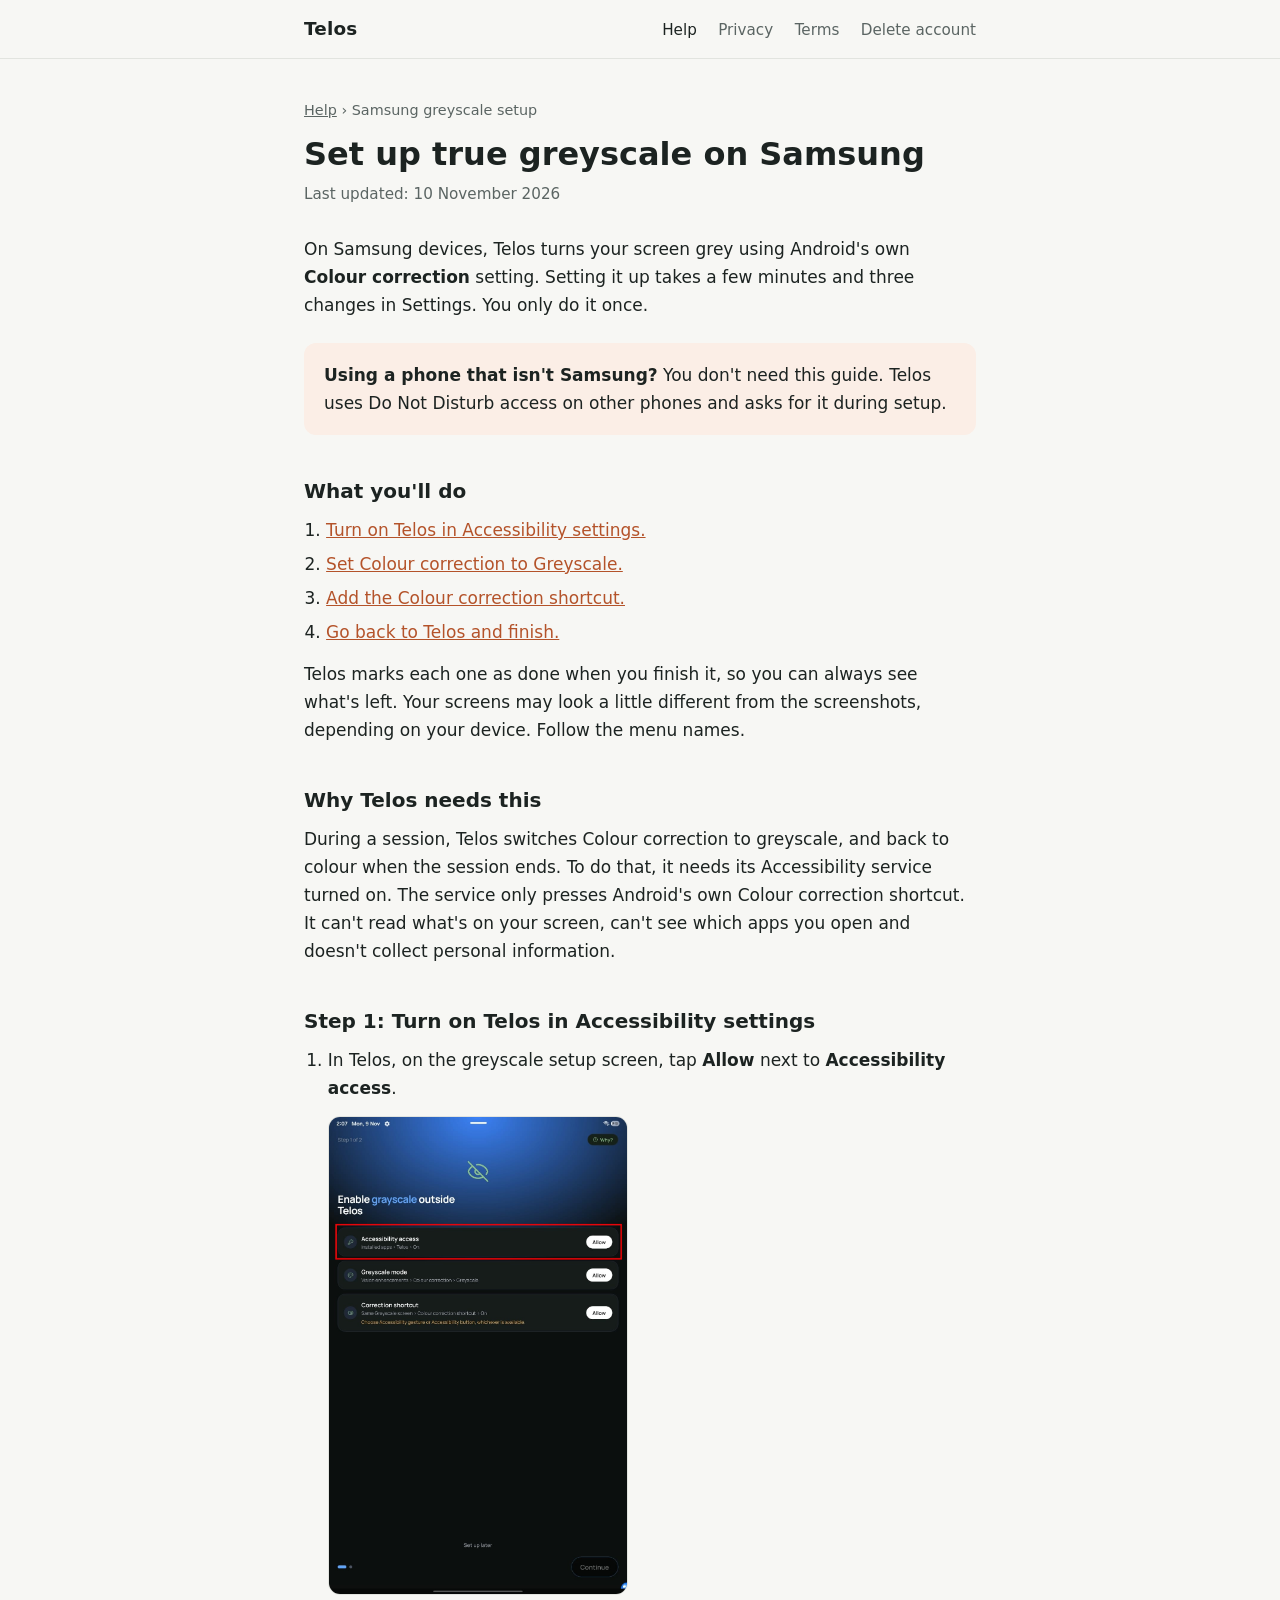
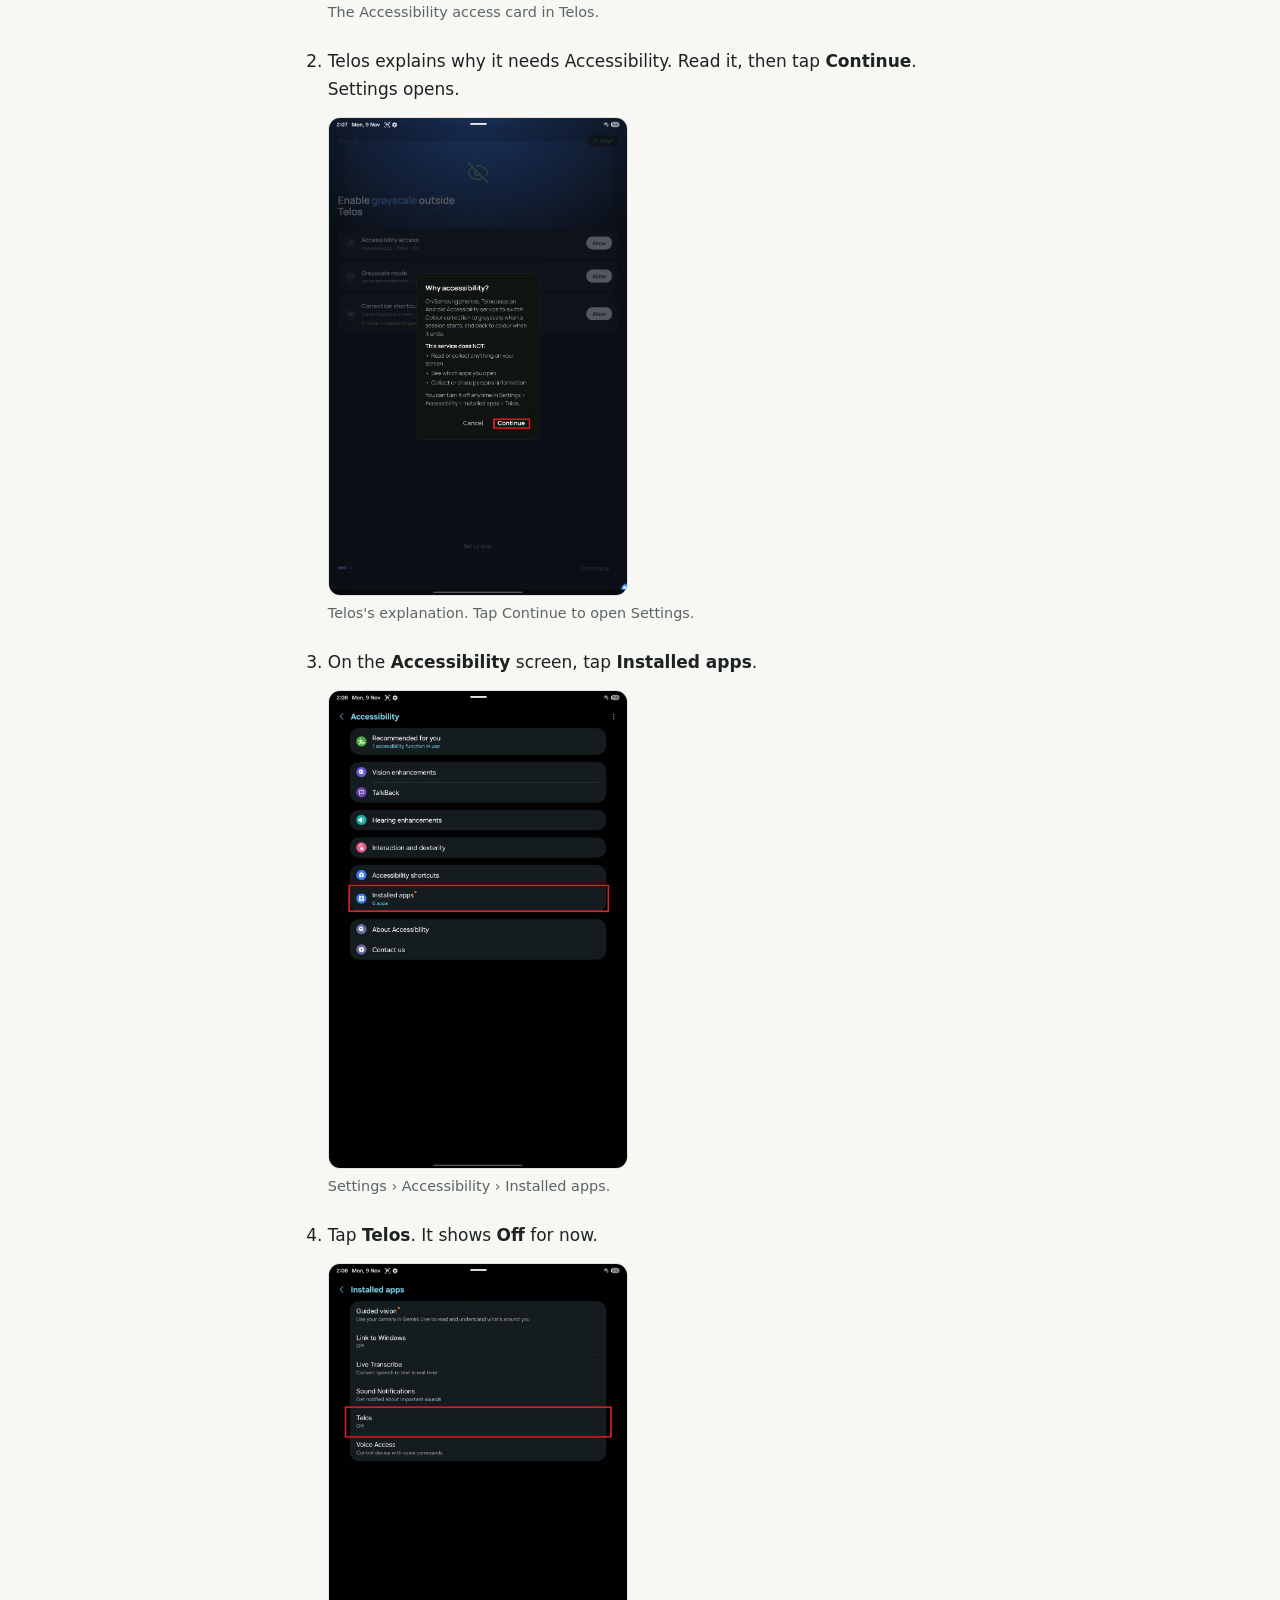
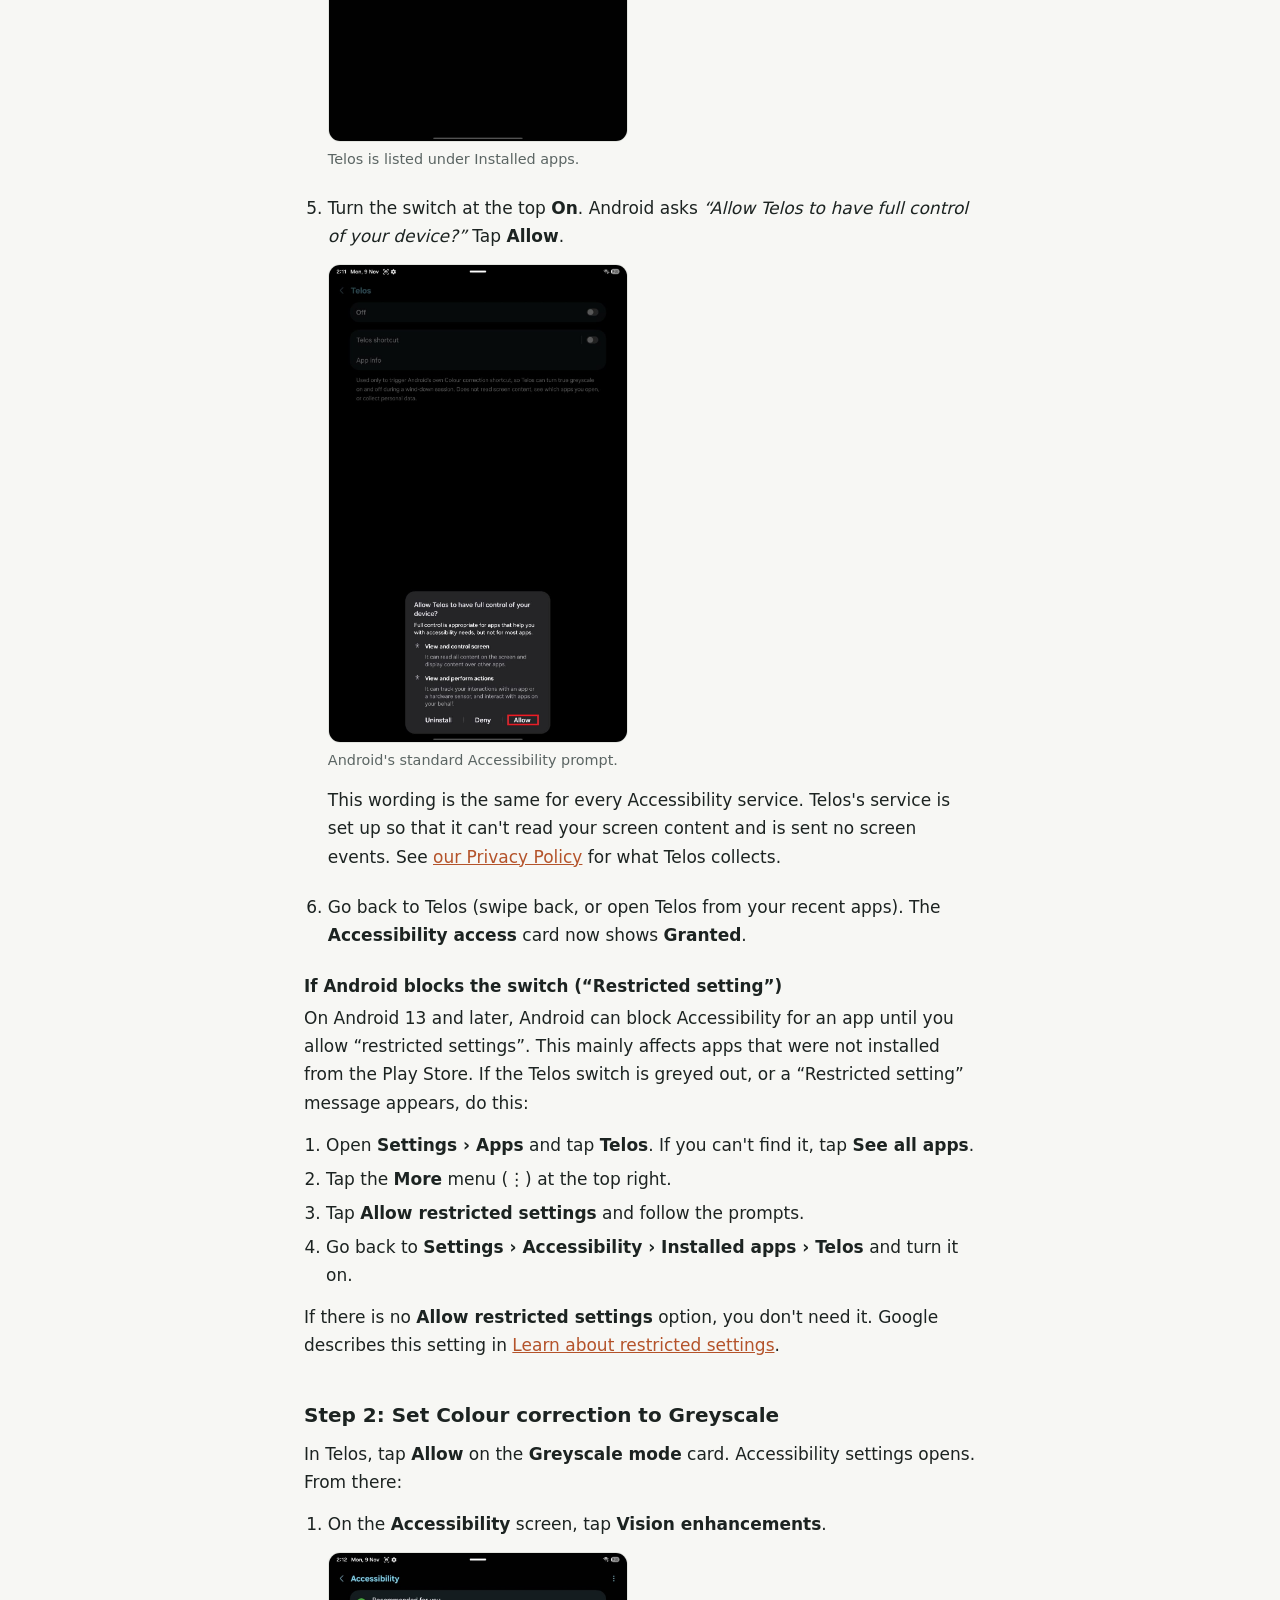
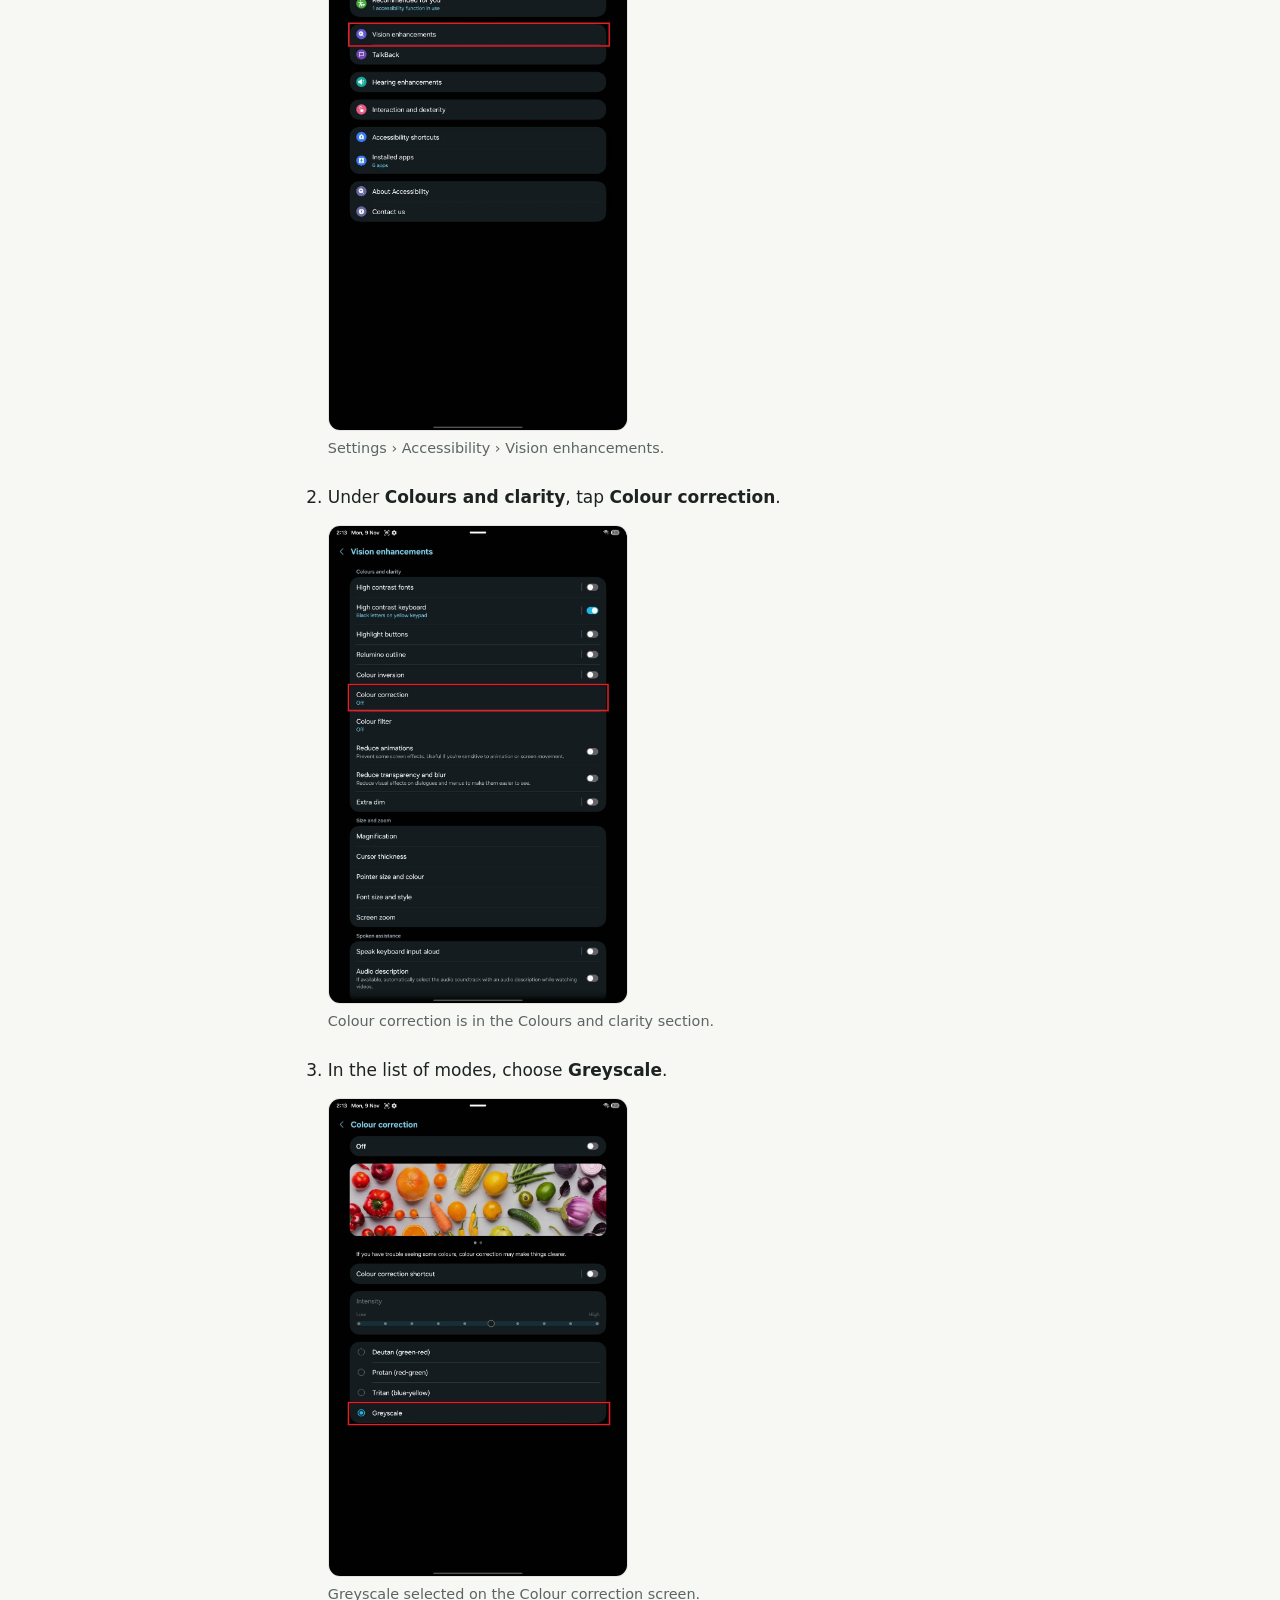
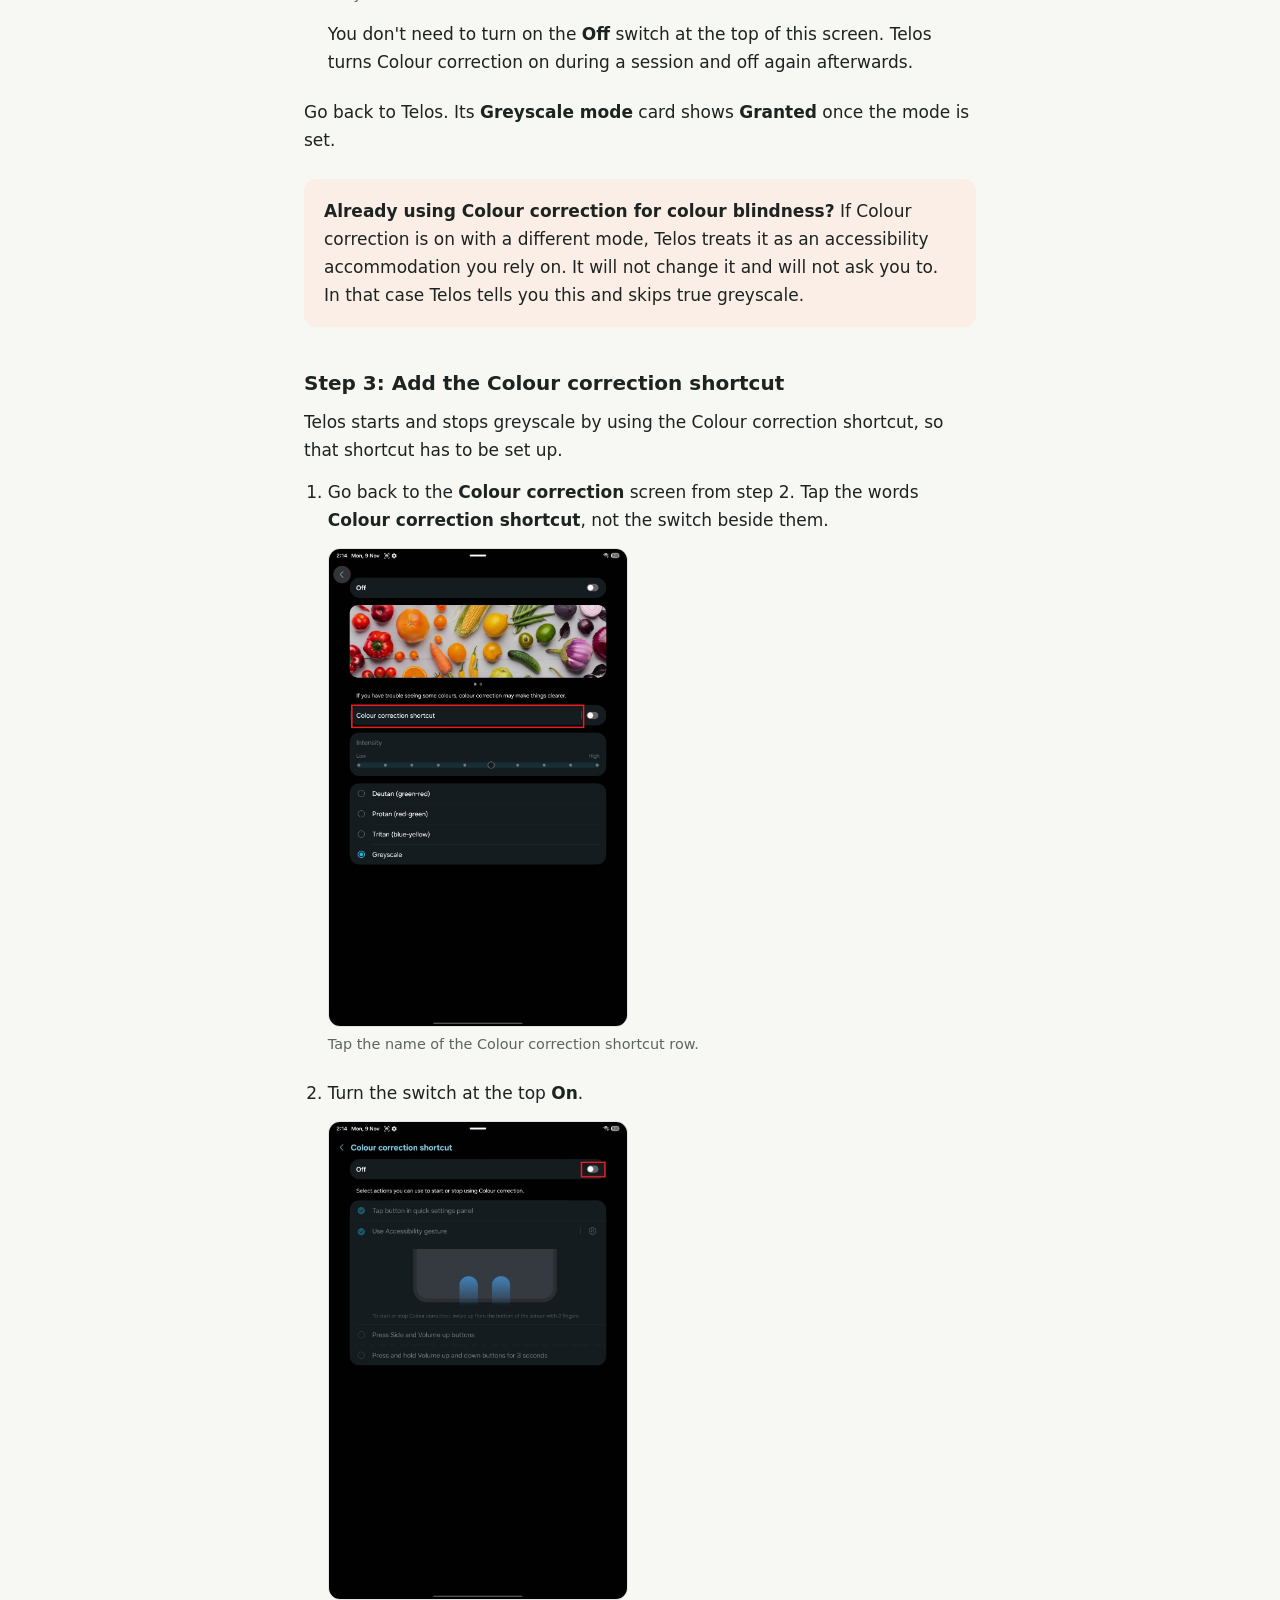
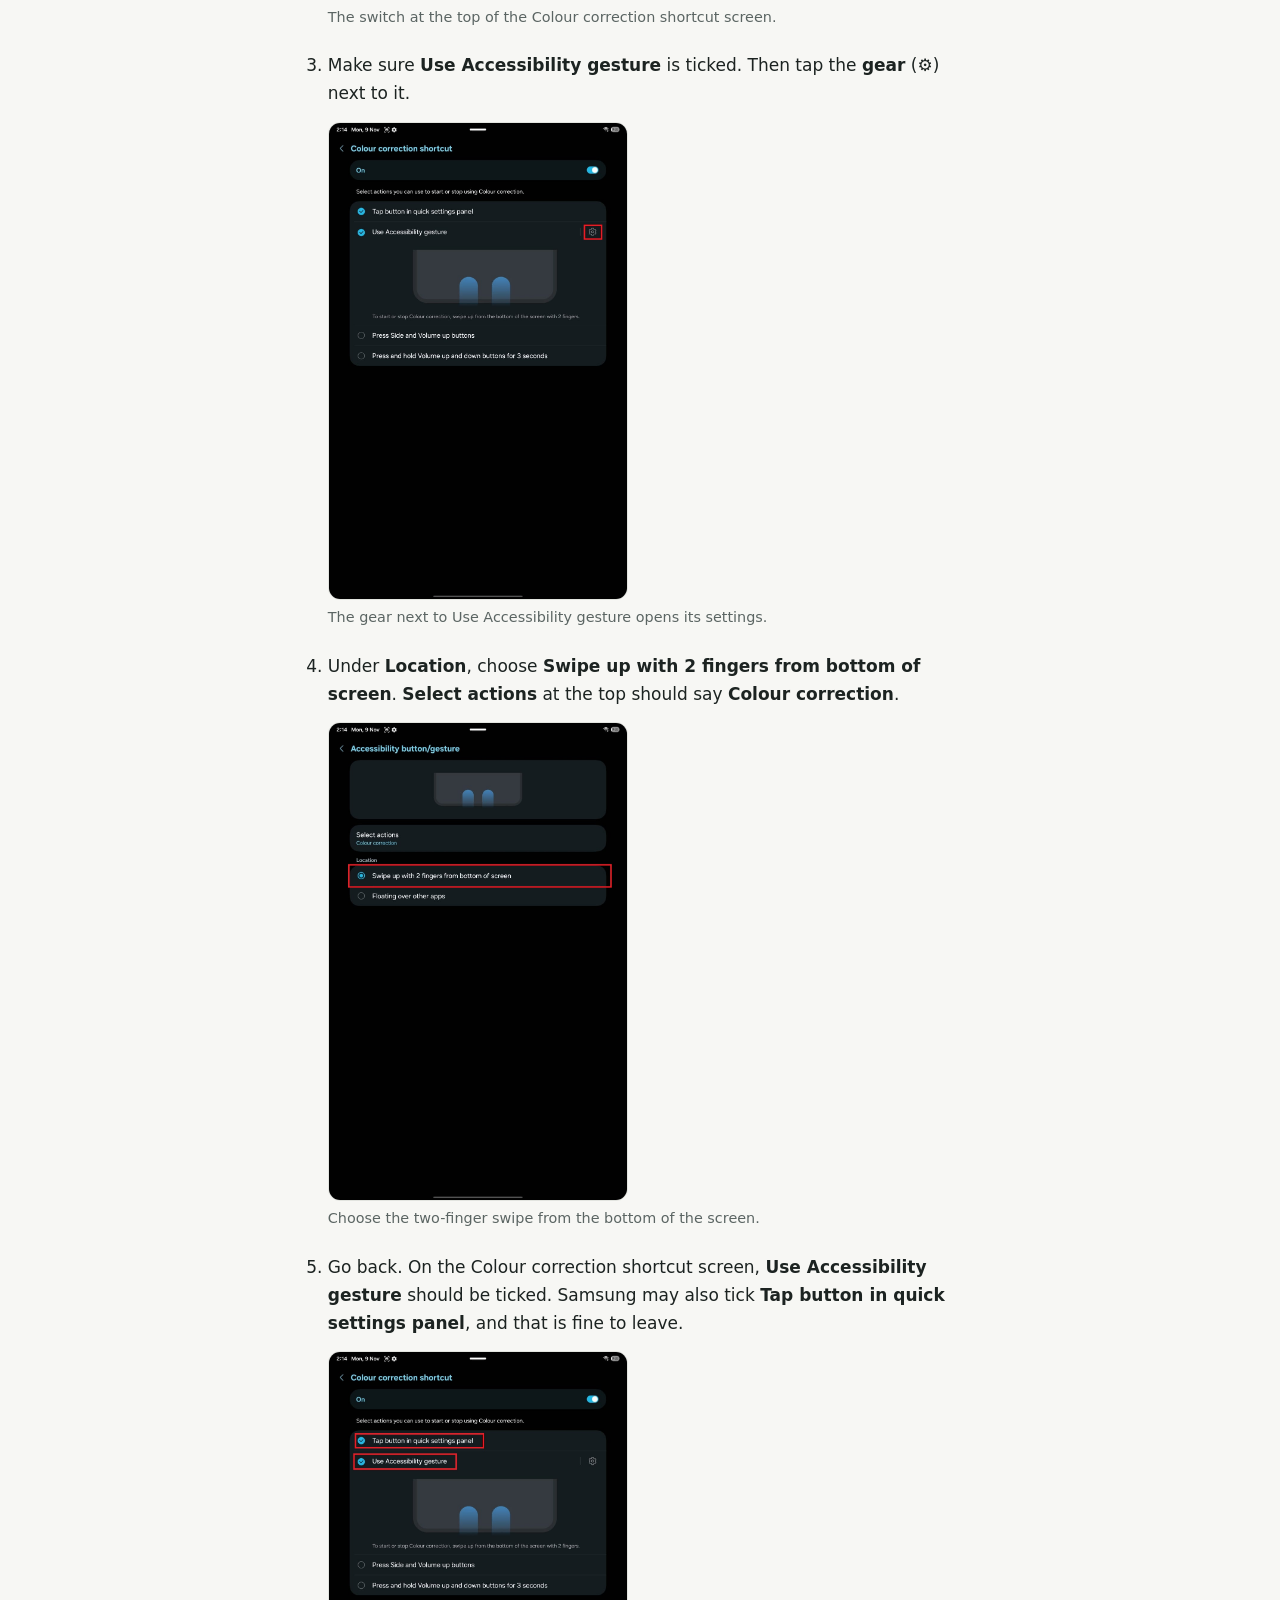
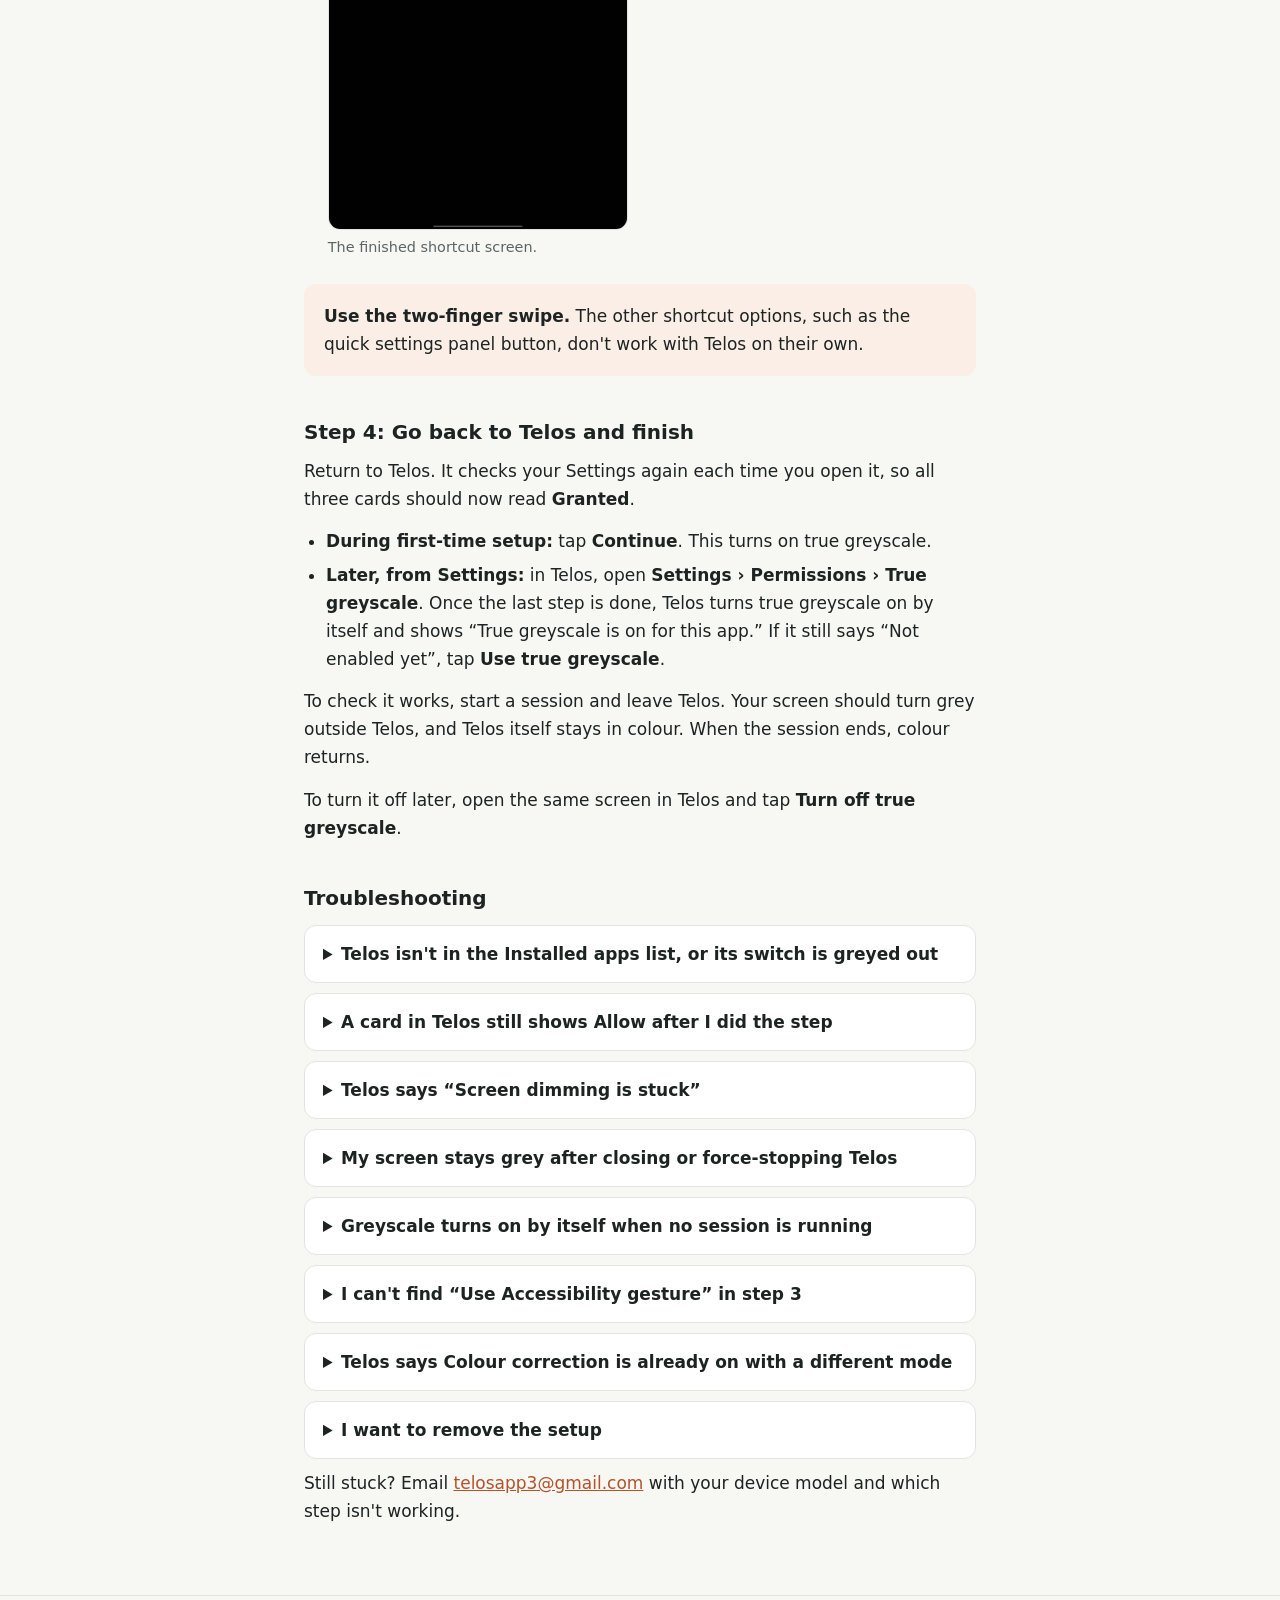
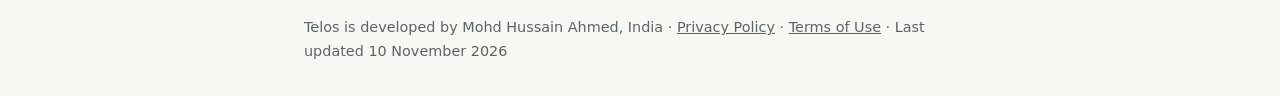
<file: help/samsung-grayscale.html>
<!doctype html>
<html lang="en">
<head>
  <meta charset="utf-8">
  <meta name="viewport" content="width=device-width, initial-scale=1">
  <title>Set up true greyscale on Samsung — Telos Help</title>
  <meta name="description" content="Step-by-step guide to setting up Telos's true greyscale on a Samsung device: Accessibility, Colour correction and the shortcut.">
  <link rel="stylesheet" href="../style.css">
</head>
<body>
  <header class="site">
    <div class="wrap">
      <a class="brand" href="../">Telos</a>
      <nav class="site">
        <a href="./" aria-current="page">Help</a>
        <a href="../privacy.html">Privacy</a>
        <a href="../terms.html">Terms</a>
        <a href="../delete-account.html">Delete account</a>
      </nav>
    </div>
  </header>

  <main>
    <div class="wrap">
      <p class="crumbs"><a href="./">Help</a> › Samsung greyscale setup</p>
      <h1>Set up true greyscale on Samsung</h1>
      <p class="meta">Last updated: <time datetime="2026-11-10">10 November 2026</time></p>

      <p>On Samsung devices, Telos turns your screen grey using Android's own <strong>Colour correction</strong> setting. Setting it up takes a few minutes and three changes in Settings. You only do it once.</p>

      <div class="callout">
        <p><strong>Using a phone that isn't Samsung?</strong> You don't need this guide. Telos uses Do Not Disturb access on other phones and asks for it during setup.</p>
      </div>

      <h2>What you'll do</h2>
      <ol>
        <li><a href="#step-1">Turn on Telos in Accessibility settings.</a></li>
        <li><a href="#step-2">Set Colour correction to Greyscale.</a></li>
        <li><a href="#step-3">Add the Colour correction shortcut.</a></li>
        <li><a href="#step-4">Go back to Telos and finish.</a></li>
      </ol>
      <p>Telos marks each one as done when you finish it, so you can always see what's left. Your screens may look a little different from the screenshots, depending on your device. Follow the menu names.</p>

      <h2>Why Telos needs this</h2>
      <p>During a session, Telos switches Colour correction to greyscale, and back to colour when the session ends. To do that, it needs its Accessibility service turned on. The service only presses Android's own Colour correction shortcut. It can't read what's on your screen, can't see which apps you open and doesn't collect personal information.</p>

      <h2 id="step-1">Step 1: Turn on Telos in Accessibility settings</h2>
      <ol class="steps">
        <li>
          <p>In Telos, on the greyscale setup screen, tap <strong>Allow</strong> next to <strong>Accessibility access</strong>.</p>
          <figure>
            <a href="img/samsung-1-telos-allow-accessibility.jpg"><img src="img/samsung-1-telos-allow-accessibility.jpg" width="999" height="1599" loading="lazy" alt="The Telos setup screen titled Enable grayscale outside Telos, with three cards. The Accessibility access card, with an Allow button, is outlined in red."></a>
            <figcaption>The Accessibility access card in Telos.</figcaption>
          </figure>
        </li>
        <li>
          <p>Telos explains why it needs Accessibility. Read it, then tap <strong>Continue</strong>. Settings opens.</p>
          <figure>
            <a href="img/samsung-1-telos-why-accessibility.jpg"><img src="img/samsung-1-telos-why-accessibility.jpg" width="999" height="1599" loading="lazy" alt="A Telos pop-up titled Why accessibility, listing what the service does not do. The Continue button is outlined in red."></a>
            <figcaption>Telos's explanation. Tap Continue to open Settings.</figcaption>
          </figure>
        </li>
        <li>
          <p>On the <strong>Accessibility</strong> screen, tap <strong>Installed apps</strong>.</p>
          <figure>
            <a href="img/samsung-1-settings-accessibility-installed-apps.jpg"><img src="img/samsung-1-settings-accessibility-installed-apps.jpg" width="999" height="1599" loading="lazy" alt="The Samsung Accessibility settings screen. Installed apps is outlined in red."></a>
            <figcaption>Settings › Accessibility › Installed apps.</figcaption>
          </figure>
        </li>
        <li>
          <p>Tap <strong>Telos</strong>. It shows <strong>Off</strong> for now.</p>
          <figure>
            <a href="img/samsung-1-settings-installed-apps-telos.jpg"><img src="img/samsung-1-settings-installed-apps-telos.jpg" width="999" height="1599" loading="lazy" alt="The Installed apps list. Telos, showing Off, is outlined in red."></a>
            <figcaption>Telos is listed under Installed apps.</figcaption>
          </figure>
        </li>
        <li>
          <p>Turn the switch at the top <strong>On</strong>. Android asks <em>“Allow Telos to have full control of your device?”</em> Tap <strong>Allow</strong>.</p>
          <figure>
            <a href="img/samsung-1-settings-allow-full-control.jpg"><img src="img/samsung-1-settings-allow-full-control.jpg" width="999" height="1599" loading="lazy" alt="Android's Allow Telos to have full control of your device prompt, with Uninstall, Deny and Allow buttons. Allow is outlined in red."></a>
            <figcaption>Android's standard Accessibility prompt.</figcaption>
          </figure>
          <p>This wording is the same for every Accessibility service. Telos's service is set up so that it can't read your screen content and is sent no screen events. See <a href="../privacy.html">our Privacy Policy</a> for what Telos collects.</p>
        </li>
        <li>
          <p>Go back to Telos (swipe back, or open Telos from your recent apps). The <strong>Accessibility access</strong> card now shows <strong>Granted</strong>.</p>
        </li>
      </ol>

      <h3 id="restricted-settings">If Android blocks the switch (“Restricted setting”)</h3>
      <p>On Android 13 and later, Android can block Accessibility for an app until you allow “restricted settings”. This mainly affects apps that were not installed from the Play Store. If the Telos switch is greyed out, or a “Restricted setting” message appears, do this:</p>
      <ol>
        <li>Open <strong>Settings › Apps</strong> and tap <strong>Telos</strong>. If you can't find it, tap <strong>See all apps</strong>.</li>
        <li>Tap the <strong>More</strong> menu (⋮) at the top right.</li>
        <li>Tap <strong>Allow restricted settings</strong> and follow the prompts.</li>
        <li>Go back to <strong>Settings › Accessibility › Installed apps › Telos</strong> and turn it on.</li>
      </ol>
      <p>If there is no <strong>Allow restricted settings</strong> option, you don't need it. Google describes this setting in <a href="https://support.google.com/android/answer/12623953" rel="noopener">Learn about restricted settings</a>.</p>

      <h2 id="step-2">Step 2: Set Colour correction to Greyscale</h2>
      <p>In Telos, tap <strong>Allow</strong> on the <strong>Greyscale mode</strong> card. Accessibility settings opens. From there:</p>
      <ol class="steps">
        <li>
          <p>On the <strong>Accessibility</strong> screen, tap <strong>Vision enhancements</strong>.</p>
          <figure>
            <a href="img/samsung-2-settings-accessibility-vision-enhancements.jpg"><img src="img/samsung-2-settings-accessibility-vision-enhancements.jpg" width="999" height="1599" loading="lazy" alt="The Samsung Accessibility settings screen. Vision enhancements is outlined in red."></a>
            <figcaption>Settings › Accessibility › Vision enhancements.</figcaption>
          </figure>
        </li>
        <li>
          <p>Under <strong>Colours and clarity</strong>, tap <strong>Colour correction</strong>.</p>
          <figure>
            <a href="img/samsung-2-settings-vision-enhancements-colour-correction.jpg"><img src="img/samsung-2-settings-vision-enhancements-colour-correction.jpg" width="999" height="1599" loading="lazy" alt="The Vision enhancements screen. Colour correction, showing Off, is outlined in red."></a>
            <figcaption>Colour correction is in the Colours and clarity section.</figcaption>
          </figure>
        </li>
        <li>
          <p>In the list of modes, choose <strong>Greyscale</strong>.</p>
          <figure>
            <a href="img/samsung-2-settings-colour-correction-greyscale.jpg"><img src="img/samsung-2-settings-colour-correction-greyscale.jpg" width="999" height="1599" loading="lazy" alt="The Colour correction screen with the modes Deutan, Protan, Tritan and Greyscale. Greyscale is selected and outlined in red."></a>
            <figcaption>Greyscale selected on the Colour correction screen.</figcaption>
          </figure>
          <p>You don't need to turn on the <strong>Off</strong> switch at the top of this screen. Telos turns Colour correction on during a session and off again afterwards.</p>
        </li>
      </ol>
      <p>Go back to Telos. Its <strong>Greyscale mode</strong> card shows <strong>Granted</strong> once the mode is set.</p>
      <div class="callout">
        <p><strong>Already using Colour correction for colour blindness?</strong> If Colour correction is on with a different mode, Telos treats it as an accessibility accommodation you rely on. It will not change it and will not ask you to. In that case Telos tells you this and skips true greyscale.</p>
      </div>

      <h2 id="step-3">Step 3: Add the Colour correction shortcut</h2>
      <p>Telos starts and stops greyscale by using the Colour correction shortcut, so that shortcut has to be set up.</p>
      <ol class="steps">
        <li>
          <p>Go back to the <strong>Colour correction</strong> screen from step 2. Tap the words <strong>Colour correction shortcut</strong>, not the switch beside them.</p>
          <figure>
            <a href="img/samsung-3-colour-correction-shortcut-row.jpg"><img src="img/samsung-3-colour-correction-shortcut-row.jpg" width="999" height="1599" loading="lazy" alt="The Colour correction screen. The Colour correction shortcut row is outlined in red."></a>
            <figcaption>Tap the name of the Colour correction shortcut row.</figcaption>
          </figure>
        </li>
        <li>
          <p>Turn the switch at the top <strong>On</strong>.</p>
          <figure>
            <a href="img/samsung-3-shortcut-switch.jpg"><img src="img/samsung-3-shortcut-switch.jpg" width="999" height="1599" loading="lazy" alt="The Colour correction shortcut screen, currently Off. The switch at the top right is outlined in red."></a>
            <figcaption>The switch at the top of the Colour correction shortcut screen.</figcaption>
          </figure>
        </li>
        <li>
          <p>Make sure <strong>Use Accessibility gesture</strong> is ticked. Then tap the <strong>gear</strong> (⚙) next to it.</p>
          <figure>
            <a href="img/samsung-3-shortcut-gesture-gear.jpg"><img src="img/samsung-3-shortcut-gesture-gear.jpg" width="999" height="1599" loading="lazy" alt="The Colour correction shortcut screen, now On, with Use Accessibility gesture ticked. The gear icon next to it is outlined in red."></a>
            <figcaption>The gear next to Use Accessibility gesture opens its settings.</figcaption>
          </figure>
        </li>
        <li>
          <p>Under <strong>Location</strong>, choose <strong>Swipe up with 2 fingers from bottom of screen</strong>. <strong>Select actions</strong> at the top should say <strong>Colour correction</strong>.</p>
          <figure>
            <a href="img/samsung-3-gesture-swipe-two-fingers.jpg"><img src="img/samsung-3-gesture-swipe-two-fingers.jpg" width="999" height="1599" loading="lazy" alt="The Accessibility button/gesture screen. Select actions shows Colour correction. Under Location, Swipe up with 2 fingers from bottom of screen is selected and outlined in red."></a>
            <figcaption>Choose the two-finger swipe from the bottom of the screen.</figcaption>
          </figure>
        </li>
        <li>
          <p>Go back. On the Colour correction shortcut screen, <strong>Use Accessibility gesture</strong> should be ticked. Samsung may also tick <strong>Tap button in quick settings panel</strong>, and that is fine to leave.</p>
          <figure>
            <a href="img/samsung-3-shortcut-final.jpg"><img src="img/samsung-3-shortcut-final.jpg" width="999" height="1599" loading="lazy" alt="The Colour correction shortcut screen, On. Tap button in quick settings panel and Use Accessibility gesture are both ticked and outlined in red."></a>
            <figcaption>The finished shortcut screen.</figcaption>
          </figure>
        </li>
      </ol>
      <div class="callout">
        <p><strong>Use the two-finger swipe.</strong> The other shortcut options, such as the quick settings panel button, don't work with Telos on their own.</p>
      </div>

      <h2 id="step-4">Step 4: Go back to Telos and finish</h2>
      <p>Return to Telos. It checks your Settings again each time you open it, so all three cards should now read <strong>Granted</strong>.</p>
      <ul>
        <li><strong>During first-time setup:</strong> tap <strong>Continue</strong>. This turns on true greyscale.</li>
        <li><strong>Later, from Settings:</strong> in Telos, open <strong>Settings › Permissions › True greyscale</strong>. Once the last step is done, Telos turns true greyscale on by itself and shows “True greyscale is on for this app.” If it still says “Not enabled yet”, tap <strong>Use true greyscale</strong>.</li>
      </ul>
      <p>To check it works, start a session and leave Telos. Your screen should turn grey outside Telos, and Telos itself stays in colour. When the session ends, colour returns.</p>
      <p>To turn it off later, open the same screen in Telos and tap <strong>Turn off true greyscale</strong>.</p>

      <h2 id="troubleshooting">Troubleshooting</h2>

      <details>
        <summary>Telos isn't in the Installed apps list, or its switch is greyed out</summary>
        <p>Android may be blocking it as a restricted setting. See <a href="#restricted-settings">If Android blocks the switch</a> above.</p>
      </details>

      <details>
        <summary>A card in Telos still shows Allow after I did the step</summary>
        <p>Make sure you finished the step in Settings, then return to Telos and wait a moment. Telos re-reads your Settings every second while it is open. Check these three:</p>
        <ul>
          <li><strong>Accessibility access:</strong> Telos is <strong>On</strong> under Installed apps.</li>
          <li><strong>Greyscale mode:</strong> <strong>Greyscale</strong> is the selected mode on the Colour correction screen.</li>
          <li><strong>Correction shortcut:</strong> <strong>Use Accessibility gesture</strong> is ticked, with <strong>Swipe up with 2 fingers from bottom of screen</strong> selected, and Colour correction is the only feature assigned to it.</li>
        </ul>
      </details>

      <details>
        <summary>Telos says “Screen dimming is stuck”</summary>
        <p>Something, often a force-stop, turned off Telos's Accessibility permission, and Telos can't turn it back on for you. Open <strong>Settings › Accessibility › Installed apps › Telos</strong> and turn it on again, as in <a href="#step-1">step 1</a>.</p>
      </details>

      <details>
        <summary>My screen stays grey after closing or force-stopping Telos</summary>
        <p>If Telos is force-stopped while true greyscale is on, the screen can stay grey until you turn Colour correction off yourself, and Telos can't undo that. Swipe up from the bottom of the screen with two fingers to switch it off, or open <strong>Settings › Accessibility › Vision enhancements › Colour correction</strong> and turn it off there. This trade-off is why true greyscale is optional.</p>
      </details>

      <details>
        <summary>Greyscale turns on by itself when no session is running</summary>
        <p>The shortcut you set up is a two-finger swipe up from the bottom of the screen, which is easy to do by accident. If Telos sees greyscale on with no session running, it switches it back off. If this keeps happening, let us know.</p>
      </details>

      <details>
        <summary>I can't find “Use Accessibility gesture” in step 3</summary>
        <p>Samsung names this option differently depending on how your device is navigated. If you use 3-button navigation, look for <strong>Accessibility button</strong> instead and choose that. If you still can't find a matching option, <a href="mailto:telosapp3@gmail.com?subject=Telos%20Samsung%20greyscale%20setup">email us</a> with your device model.</p>
      </details>

      <details>
        <summary>Telos says Colour correction is already on with a different mode</summary>
        <p>That is by design. Telos does not touch a Colour correction mode you may rely on, so true greyscale is not offered while it is set to something other than Greyscale.</p>
      </details>

      <details>
        <summary>I want to remove the setup</summary>
        <p>Turn off <strong>Settings › Accessibility › Installed apps › Telos</strong>, and set Colour correction back to how you like it. Telos goes back to its normal behaviour and offers true greyscale setup again when you open <strong>Settings › Permissions › True greyscale</strong>.</p>
      </details>

      <p>Still stuck? Email <a href="mailto:telosapp3@gmail.com?subject=Telos%20Samsung%20greyscale%20setup">telosapp3@gmail.com</a> with your device model and which step isn't working.</p>
    </div>
  </main>

  <footer class="site">
    <div class="wrap">Telos is developed by Mohd Hussain Ahmed, India · <a href="../privacy.html">Privacy Policy</a> · <a href="../terms.html">Terms of Use</a> · Last updated 10 November 2026</div>
  </footer>
</body>
</html>
</file>
<file: style.css>
:root {
  --bg: #f7f7f4;
  --surface: #ffffff;
  --text: #1c2321;
  --muted: #5b6563;
  --border: #e2e4df;
  --accent: #b4532a;
  --accent-soft: #fbeee6;
}

@media (prefers-color-scheme: dark) {
  :root {
    --bg: #0b100e;
    --surface: #121915;
    --text: #e8ebe8;
    --muted: #9ca3a0;
    --border: #232b27;
    --accent: #f0a46c;
    --accent-soft: #2a1d14;
  }
}

* { box-sizing: border-box; }

html { -webkit-text-size-adjust: 100%; }

body {
  margin: 0;
  background: var(--bg);
  color: var(--text);
  font-family: system-ui, -apple-system, "Segoe UI", Roboto, "Helvetica Neue", Arial, sans-serif;
  font-size: 17px;
  line-height: 1.65;
}

.wrap {
  max-width: 44rem;
  margin: 0 auto;
  padding: 0 16px;
}

header.site {
  border-bottom: 1px solid var(--border);
}

header.site .wrap {
  display: flex;
  align-items: center;
  justify-content: space-between;
  gap: 16px;
  flex-wrap: wrap;
  padding-top: 14px;
  padding-bottom: 14px;
}

.brand {
  font-weight: 700;
  font-size: 1.15rem;
  color: var(--text);
  text-decoration: none;
  letter-spacing: 0.01em;
}

nav.site a {
  color: var(--muted);
  text-decoration: none;
  font-size: 0.95rem;
  margin-left: 16px;
}

nav.site a:first-child { margin-left: 0; }
nav.site a:hover, nav.site a[aria-current="page"] { color: var(--text); }

main { padding: 40px 0 56px; }

h1 {
  font-size: 2rem;
  line-height: 1.2;
  margin: 0 0 8px;
}

h2 {
  font-size: 1.25rem;
  margin: 40px 0 8px;
}

h3 {
  font-size: 1.05rem;
  margin: 24px 0 4px;
}

p, ul, ol { margin: 0 0 14px; }
ul, ol { padding-left: 1.3em; }
li { margin-bottom: 6px; }

a { color: var(--accent); }

.meta {
  color: var(--muted);
  font-size: 0.95rem;
  margin-bottom: 28px;
}

.callout {
  background: var(--accent-soft);
  border-radius: 12px;
  padding: 18px 20px;
  margin: 24px 0;
}

.callout > :last-child { margin-bottom: 0; }

.card {
  background: var(--surface);
  border: 1px solid var(--border);
  border-radius: 12px;
  padding: 18px 20px;
  margin: 16px 0;
}

.card > :last-child { margin-bottom: 0; }

table {
  width: 100%;
  border-collapse: collapse;
  margin: 8px 0 18px;
  font-size: 0.95rem;
}

th, td {
  text-align: left;
  vertical-align: top;
  padding: 10px 12px 10px 0;
  border-bottom: 1px solid var(--border);
}

th { font-weight: 600; }

.table-scroll { overflow-x: auto; }

footer.site {
  border-top: 1px solid var(--border);
  color: var(--muted);
  font-size: 0.9rem;
  padding: 20px 0 32px;
}

footer.site a { color: var(--muted); }

.hero { padding: 24px 0 8px; }
.hero p.lead { font-size: 1.2rem; color: var(--muted); max-width: 34rem; }

.links { list-style: none; padding: 0; }
.links li { margin-bottom: 10px; }

/* Help articles */
.crumbs { color: var(--muted); font-size: 0.9rem; margin: 0 0 12px; }
.crumbs a { color: var(--muted); }

.meta-inline { color: var(--muted); font-size: 0.95rem; }

ol.steps { padding-left: 1.4em; }
ol.steps > li { margin-bottom: 22px; }

figure { margin: 12px 0 14px; }
figure img {
  display: block;
  width: 100%;
  max-width: 300px;
  height: auto;
  border: 1px solid var(--border);
  border-radius: 12px;
}
figcaption { color: var(--muted); font-size: 0.9rem; margin-top: 6px; }

details {
  background: var(--surface);
  border: 1px solid var(--border);
  border-radius: 12px;
  padding: 4px 18px;
  margin: 10px 0;
}
details[open] { padding-bottom: 8px; }
summary { cursor: pointer; font-weight: 600; padding: 10px 0; }
</file>
